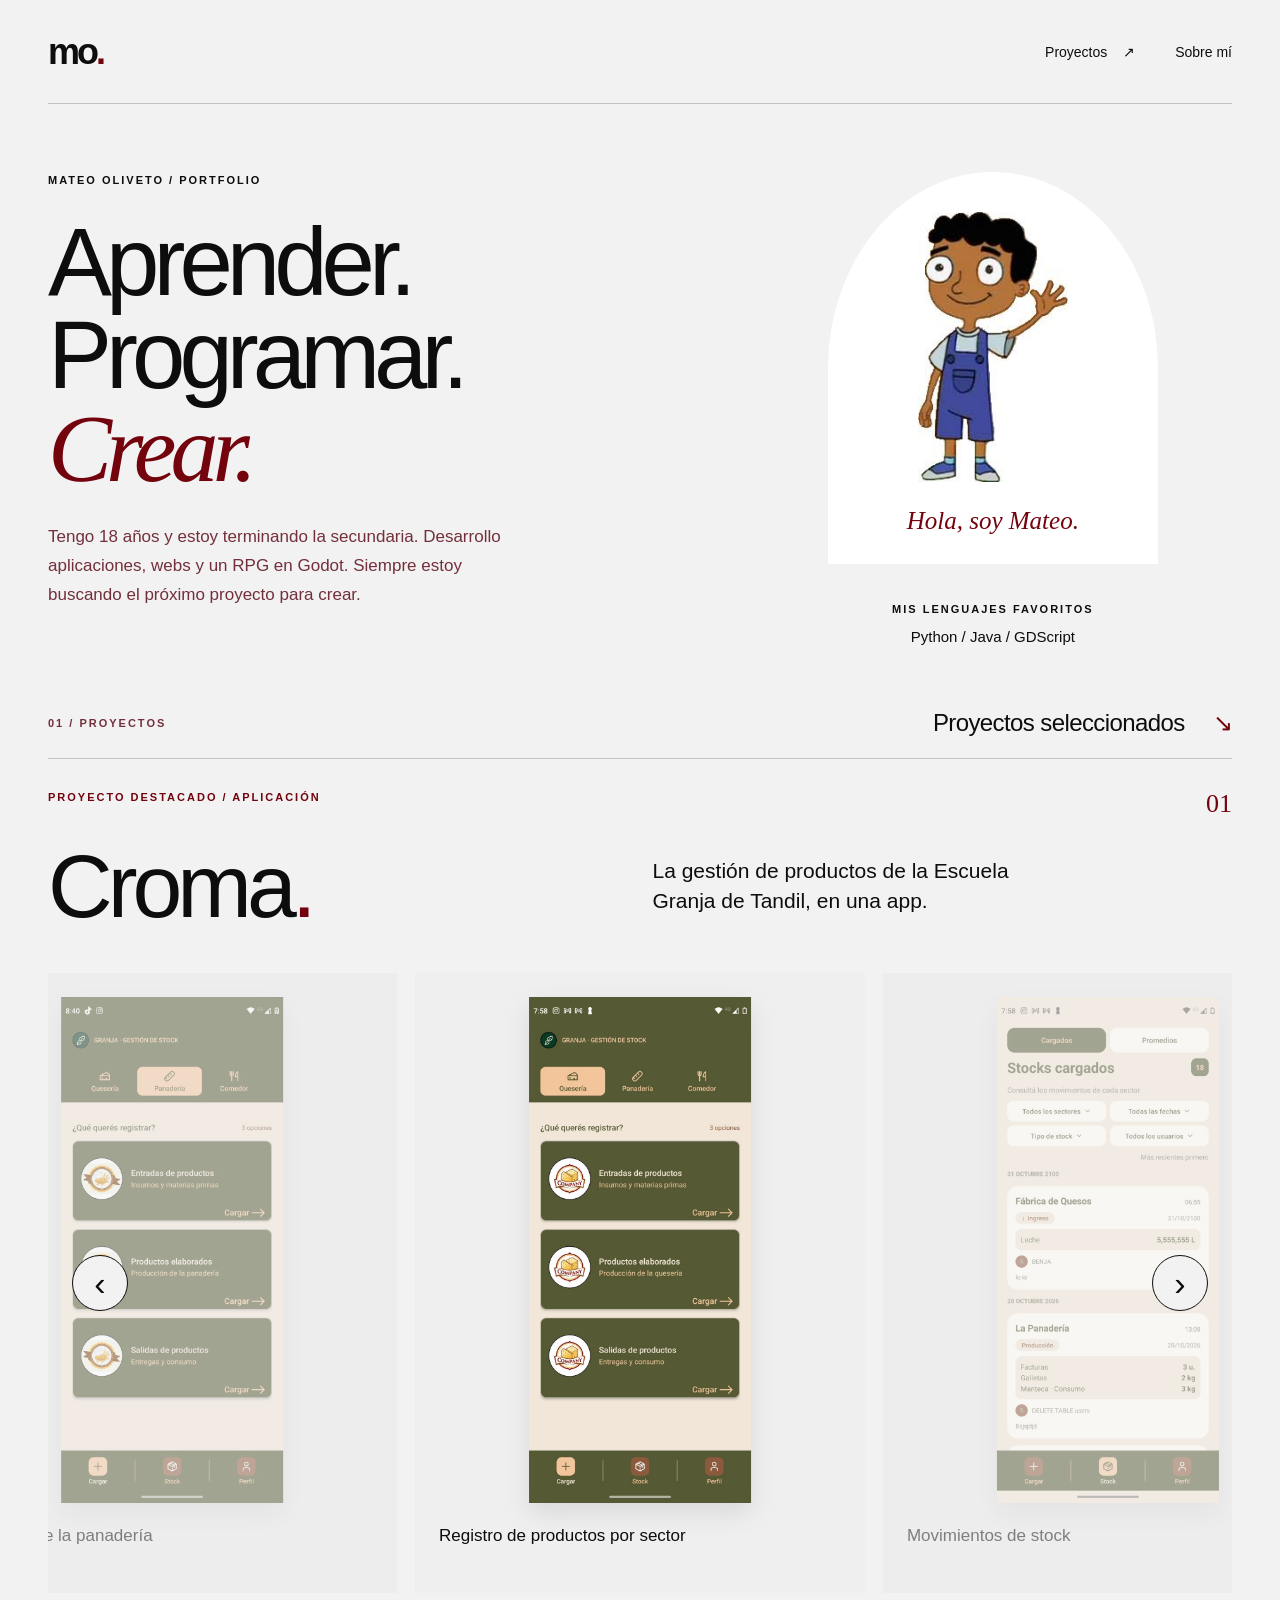
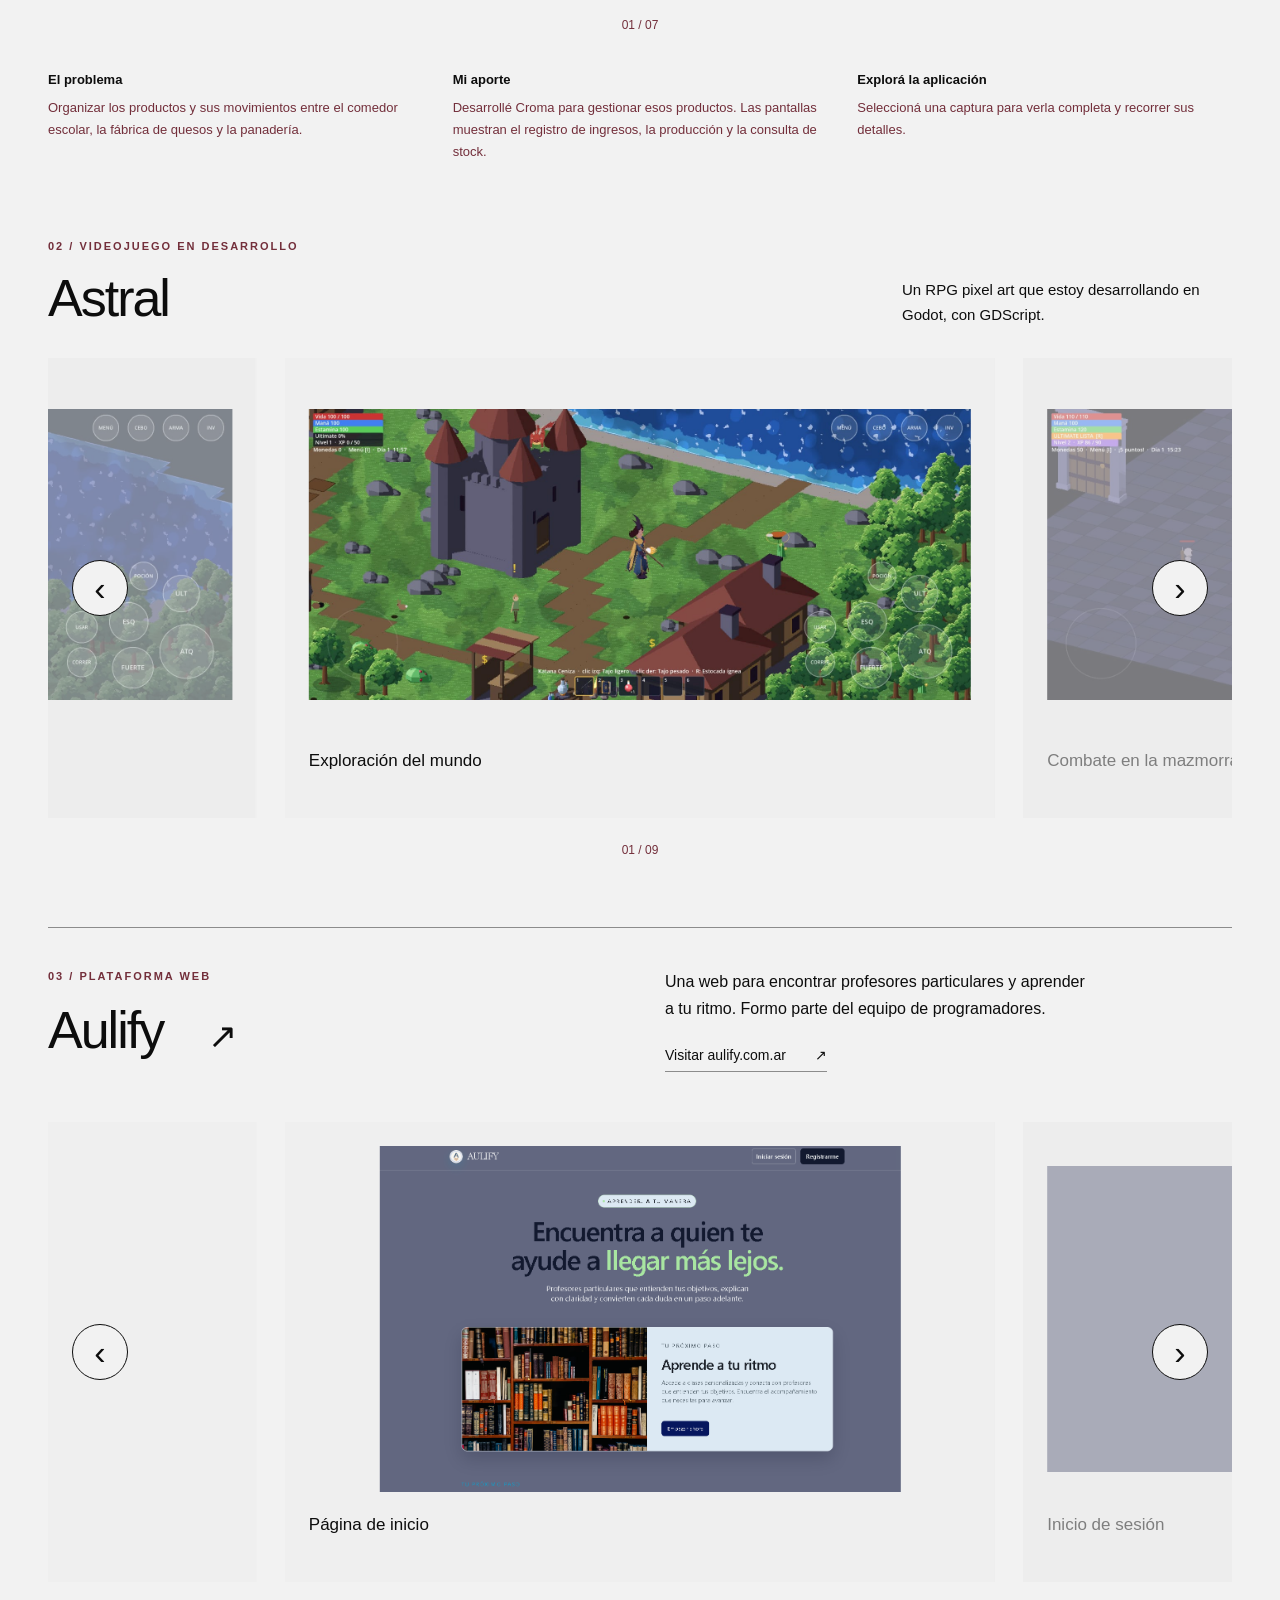
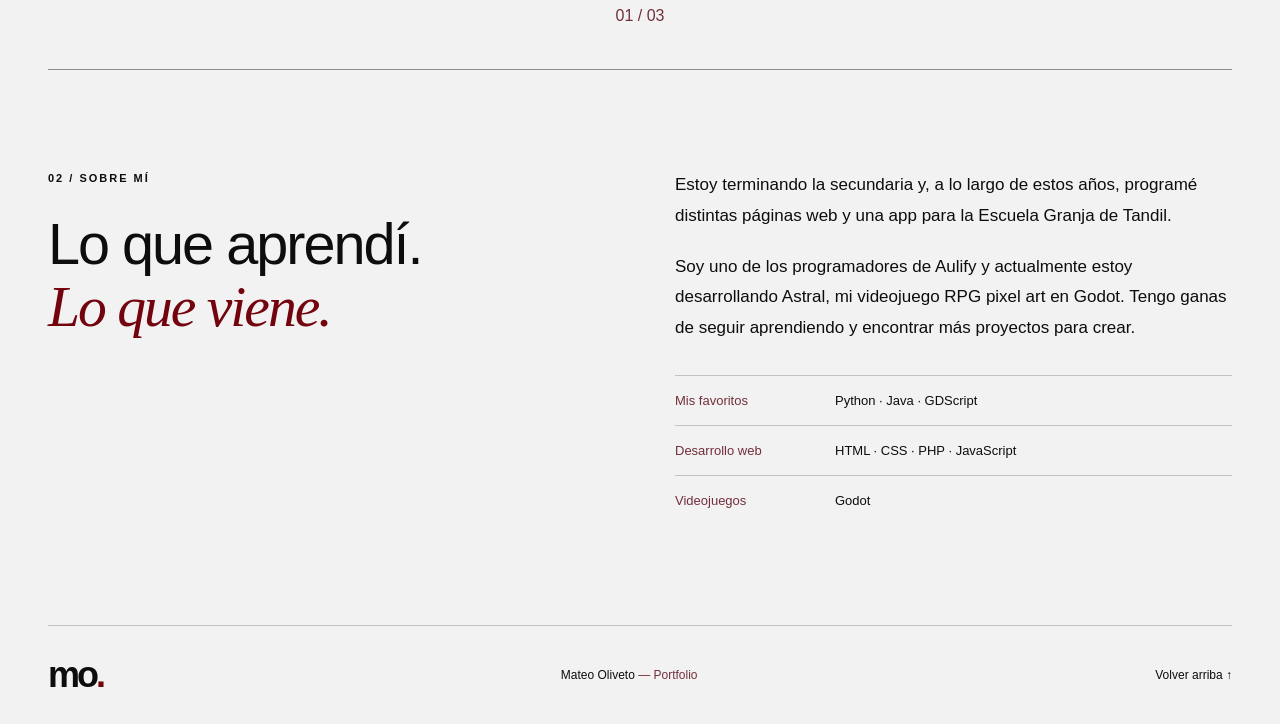
<file: sirioni pelado tp/index.html>
﻿<!doctype html>
<html lang="es">
<head>
<meta charset="UTF-8"><meta name="viewport" content="width=device-width, initial-scale=1">
<meta name="description" content="Portfolio de Mateo Oliveto. Desarrollo de aplicaciones, sitios web y Astral, un RPG en Godot.">
<title>Mateo Oliveto — Portfolio</title>
<link rel="stylesheet" href="styles.css"><script src="script.js" defer></script>
</head>
<body>
<a class="skip" href="#contenido">Saltar al contenido</a>
<header class="header wrap"><a class="brand" href="#inicio" aria-label="Mateo Oliveto, inicio">mo<span>.</span></a><nav aria-label="Navegación principal"><a href="#proyectos">Proyectos <span>↗</span></a><a href="#sobre-mi">Sobre mí</a></nav></header>
<main id="contenido">
<section class="hero wrap" id="inicio" aria-labelledby="titulo">
<div class="intro"><p class="eyebrow">Mateo Oliveto / Portfolio</p><h1 id="titulo">Aprender.<br>Programar.<br><em>Crear.</em></h1><p class="lead">Tengo 18 años y estoy terminando la secundaria. Desarrollo aplicaciones, webs y un RPG en Godot. Siempre estoy buscando el próximo proyecto para crear.</p></div>
<div class="hero-aside"><figure class="portrait"><img src="assets/avatar.jpg" alt="Mi avatar: un personaje ilustrado saludando" width="169" height="304"><figcaption>Hola, soy Mateo.</figcaption></figure><div class="favorites"><span class="eyebrow">Mis lenguajes favoritos</span><p>Python / Java / GDScript</p></div></div>

</section>
<section class="projects" id="proyectos" aria-labelledby="proyectos-titulo">
<div class="wrap">
<div class="section-heading"><p class="eyebrow">01 / Proyectos</p><h2 id="proyectos-titulo">Proyectos seleccionados<span aria-hidden="true">↘</span></h2></div>
<article class="featured" aria-labelledby="croma-title">
<div class="project-top"><span class="eyebrow">Proyecto destacado / Aplicación</span><span class="number">01</span></div>
<div class="featured-intro"><h3 id="croma-title">Croma<span>.</span></h3><p>La gestión de productos de la Escuela Granja de Tandil, en una app.</p></div>
<section class="carousel carousel--croma" aria-label="Capturas de Croma" aria-roledescription="carrusel"><div class="carousel-track" id="croma-track"><figure class="carousel-slide"><a class="zoom" href="assets/croma-3.jpg" data-caption="Croma — Registro de productos por sector"><img src="assets/croma-3.jpg" alt="Croma: Registro de productos por sector" loading="lazy"></a><figcaption>Registro de productos por sector</figcaption></figure><figure class="carousel-slide"><a class="zoom" href="assets/croma-2.jpg" data-caption="Croma — Movimientos de stock"><img src="assets/croma-2.jpg" alt="Croma: Movimientos de stock" loading="lazy"></a><figcaption>Movimientos de stock</figcaption></figure><figure class="carousel-slide"><a class="zoom" href="assets/croma-1.jpg" data-caption="Croma — Ingreso de materias primas"><img src="assets/croma-1.jpg" alt="Croma: Ingreso de materias primas" loading="lazy"></a><figcaption>Ingreso de materias primas</figcaption></figure><figure class="carousel-slide"><a class="zoom" href="assets/croma-4.jpg" data-caption="Croma — Promedios y actividad por sector"><img src="assets/croma-4.jpg" alt="Croma: Promedios y actividad por sector" loading="lazy"></a><figcaption>Promedios y actividad por sector</figcaption></figure><figure class="carousel-slide"><a class="zoom" href="assets/croma-5.jpg" data-caption="Croma — Elaboración y materias primas utilizadas"><img src="assets/croma-5.jpg" alt="Croma: Elaboración y materias primas utilizadas" loading="lazy"></a><figcaption>Elaboración y materias primas utilizadas</figcaption></figure><figure class="carousel-slide"><a class="zoom" href="assets/croma-6.jpg" data-caption="Croma — Perfil y estadísticas de uso"><img src="assets/croma-6.jpg" alt="Croma: Perfil y estadísticas de uso" loading="lazy"></a><figcaption>Perfil y estadísticas de uso</figcaption></figure><figure class="carousel-slide"><a class="zoom" href="assets/croma-7.jpg" data-caption="Croma — Gestión de la panadería"><img src="assets/croma-7.jpg" alt="Croma: Gestión de la panadería" loading="lazy"></a><figcaption>Gestión de la panadería</figcaption></figure></div><div class="carousel-controls" hidden><button type="button" data-step="-1" aria-label="Imagen anterior de Croma" aria-controls="croma-track">←</button><p class="carousel-status" aria-live="polite" aria-atomic="true"></p><button type="button" data-step="1" aria-label="Imagen siguiente de Croma" aria-controls="croma-track">→</button></div></section>
<div class="project-details"><div><h4>El problema</h4><p>Organizar los productos y sus movimientos entre el comedor escolar, la fábrica de quesos y la panadería.</p></div><div><h4>Mi aporte</h4><p>Desarrollé Croma para gestionar esos productos. Las pantallas muestran el registro de ingresos, la producción y la consulta de stock.</p></div><div><h4>Explorá la aplicación</h4><p>Seleccioná una captura para verla completa y recorrer sus detalles.</p></div></div>
</article>
<article class="astral" aria-labelledby="astral-title"><div class="work-heading"><div><p class="eyebrow">02 / Videojuego en desarrollo</p><h3 id="astral-title">Astral</h3></div><p>Un RPG pixel art que estoy desarrollando en Godot, con GDScript.</p></div><section class="carousel carousel--astral" aria-label="Capturas de Astral" aria-roledescription="carrusel"><div class="carousel-track" id="astral-track"><figure class="carousel-slide"><a class="zoom" href="assets/astral.jpg" data-caption="Astral — Exploración del mundo"><img src="assets/astral.jpg" alt="Astral: Exploración del mundo" loading="lazy"></a><figcaption>Exploración del mundo</figcaption></figure><figure class="carousel-slide"><a class="zoom" href="assets/astral-2.jpg" data-caption="Astral — Combate en la mazmorra"><img src="assets/astral-2.jpg" alt="Astral: Combate en la mazmorra" loading="lazy"></a><figcaption>Combate en la mazmorra</figcaption></figure><figure class="carousel-slide"><a class="zoom" href="assets/astral-3.jpg" data-caption="Astral — Magia y subida de nivel"><img src="assets/astral-3.jpg" alt="Astral: Magia y subida de nivel" loading="lazy"></a><figcaption>Magia y subida de nivel</figcaption></figure><figure class="carousel-slide"><a class="zoom" href="assets/astral-4.jpg" data-caption="Astral — Menú de crafteo"><img src="assets/astral-4.jpg" alt="Astral: Menú de crafteo" loading="lazy"></a><figcaption>Menú de crafteo</figcaption></figure><figure class="carousel-slide"><a class="zoom" href="assets/astral-5.jpg" data-caption="Astral — Encuentro con enemigos"><img src="assets/astral-5.jpg" alt="Astral: Encuentro con enemigos" loading="lazy"></a><figcaption>Encuentro con enemigos</figcaption></figure><figure class="carousel-slide"><a class="zoom" href="assets/astral-6.jpg" data-caption="Astral — Mesa de alquimia"><img src="assets/astral-6.jpg" alt="Astral: Mesa de alquimia" loading="lazy"></a><figcaption>Mesa de alquimia</figcaption></figure><figure class="carousel-slide"><a class="zoom" href="assets/astral-7.jpg" data-caption="Astral — Cocina en la fogata"><img src="assets/astral-7.jpg" alt="Astral: Cocina en la fogata" loading="lazy"></a><figcaption>Cocina en la fogata</figcaption></figure><figure class="carousel-slide"><a class="zoom" href="assets/astral-8.jpg" data-caption="Astral — Pesca junto al río"><img src="assets/astral-8.jpg" alt="Astral: Pesca junto al río" loading="lazy"></a><figcaption>Pesca junto al río</figcaption></figure><figure class="carousel-slide"><a class="zoom" href="assets/astral-9.jpg" data-caption="Astral — Minijuego de pesca"><img src="assets/astral-9.jpg" alt="Astral: Minijuego de pesca" loading="lazy"></a><figcaption>Minijuego de pesca</figcaption></figure></div><div class="carousel-controls" hidden><button type="button" data-step="-1" aria-label="Imagen anterior de Astral" aria-controls="astral-track">←</button><p class="carousel-status" aria-live="polite" aria-atomic="true"></p><button type="button" data-step="1" aria-label="Imagen siguiente de Astral" aria-controls="astral-track">→</button></div></section></article>
<article class="aulify" aria-labelledby="aulify-title"><div><p class="eyebrow">03 / Plataforma web</p><h3 id="aulify-title">Aulify<span>↗</span></h3></div><div><p>Una web para encontrar profesores particulares y aprender a tu ritmo. Formo parte del equipo de programadores.</p><a class="text-link" href="https://aulify.com.ar" target="_blank" rel="noopener noreferrer">Visitar aulify.com.ar <span aria-hidden="true">↗</span><span class="sr-only"> (abre en otra pestaña)</span></a></div><section class="carousel carousel--aulify" aria-label="Capturas de Aulify" aria-roledescription="carrusel">
<div class="carousel-track" id="aulify-track">
<figure class="carousel-slide"><a class="zoom" href="assets/aulify-2.png" data-caption="Aulify — Página de inicio"><img src="assets/aulify-2.png" alt="Aulify: página de inicio para encontrar profesores particulares" width="1313" height="872" loading="lazy"></a><figcaption>Página de inicio</figcaption></figure>
<figure class="carousel-slide"><a class="zoom" href="assets/aulify-1.png" data-caption="Aulify — Inicio de sesión"><img src="assets/aulify-1.png" alt="Aulify: formulario de inicio de sesión con email o usuario y contraseña" width="1886" height="870" loading="lazy"></a><figcaption>Inicio de sesión</figcaption></figure>
<figure class="carousel-slide"><a class="zoom" href="assets/aulify-3.png" data-caption="Aulify — Creación de cuenta"><img src="assets/aulify-3.png" alt="Aulify: formulario de registro y verificación de identidad" width="500" height="862" loading="lazy"></a><figcaption>Creación de cuenta</figcaption></figure>
</div>
<div class="carousel-controls" hidden><button type="button" data-step="-1" aria-label="Imagen anterior de Aulify" aria-controls="aulify-track">←</button><p class="carousel-status" aria-live="polite" aria-atomic="true"></p><button type="button" data-step="1" aria-label="Imagen siguiente de Aulify" aria-controls="aulify-track">→</button></div>
</section></article>
</div></section>
<section class="about wrap" id="sobre-mi" aria-labelledby="about-title"><div><p class="eyebrow">02 / Sobre mí</p><h2 id="about-title">Lo que aprendí.<br><em>Lo que viene.</em></h2></div><div class="about-copy"><p>Estoy terminando la secundaria y, a lo largo de estos años, programé distintas páginas web y una app para la Escuela Granja de Tandil.</p><p>Soy uno de los programadores de Aulify y actualmente estoy desarrollando Astral, mi videojuego RPG pixel art en Godot. Tengo ganas de seguir aprendiendo y encontrar más proyectos para crear.</p><dl class="tech"><div><dt>Mis favoritos</dt><dd>Python · Java · GDScript</dd></div><div><dt>Desarrollo web</dt><dd>HTML · CSS · PHP · JavaScript</dd></div><div><dt>Videojuegos</dt><dd>Godot</dd></div></dl></div></section>
</main>
<footer class="footer wrap"><a class="brand" href="#inicio">mo<span>.</span></a><p>Mateo Oliveto <span>— Portfolio</span></p><a href="#inicio">Volver arriba ↑</a></footer>
<dialog id="viewer" aria-labelledby="viewer-title"><div class="viewer-bar"><p id="viewer-title">Captura del proyecto</p><button type="button" id="close-viewer" autofocus>Cerrar <span aria-hidden="true">×</span></button></div><img id="viewer-image" alt=""></dialog>
</body></html>
</file>
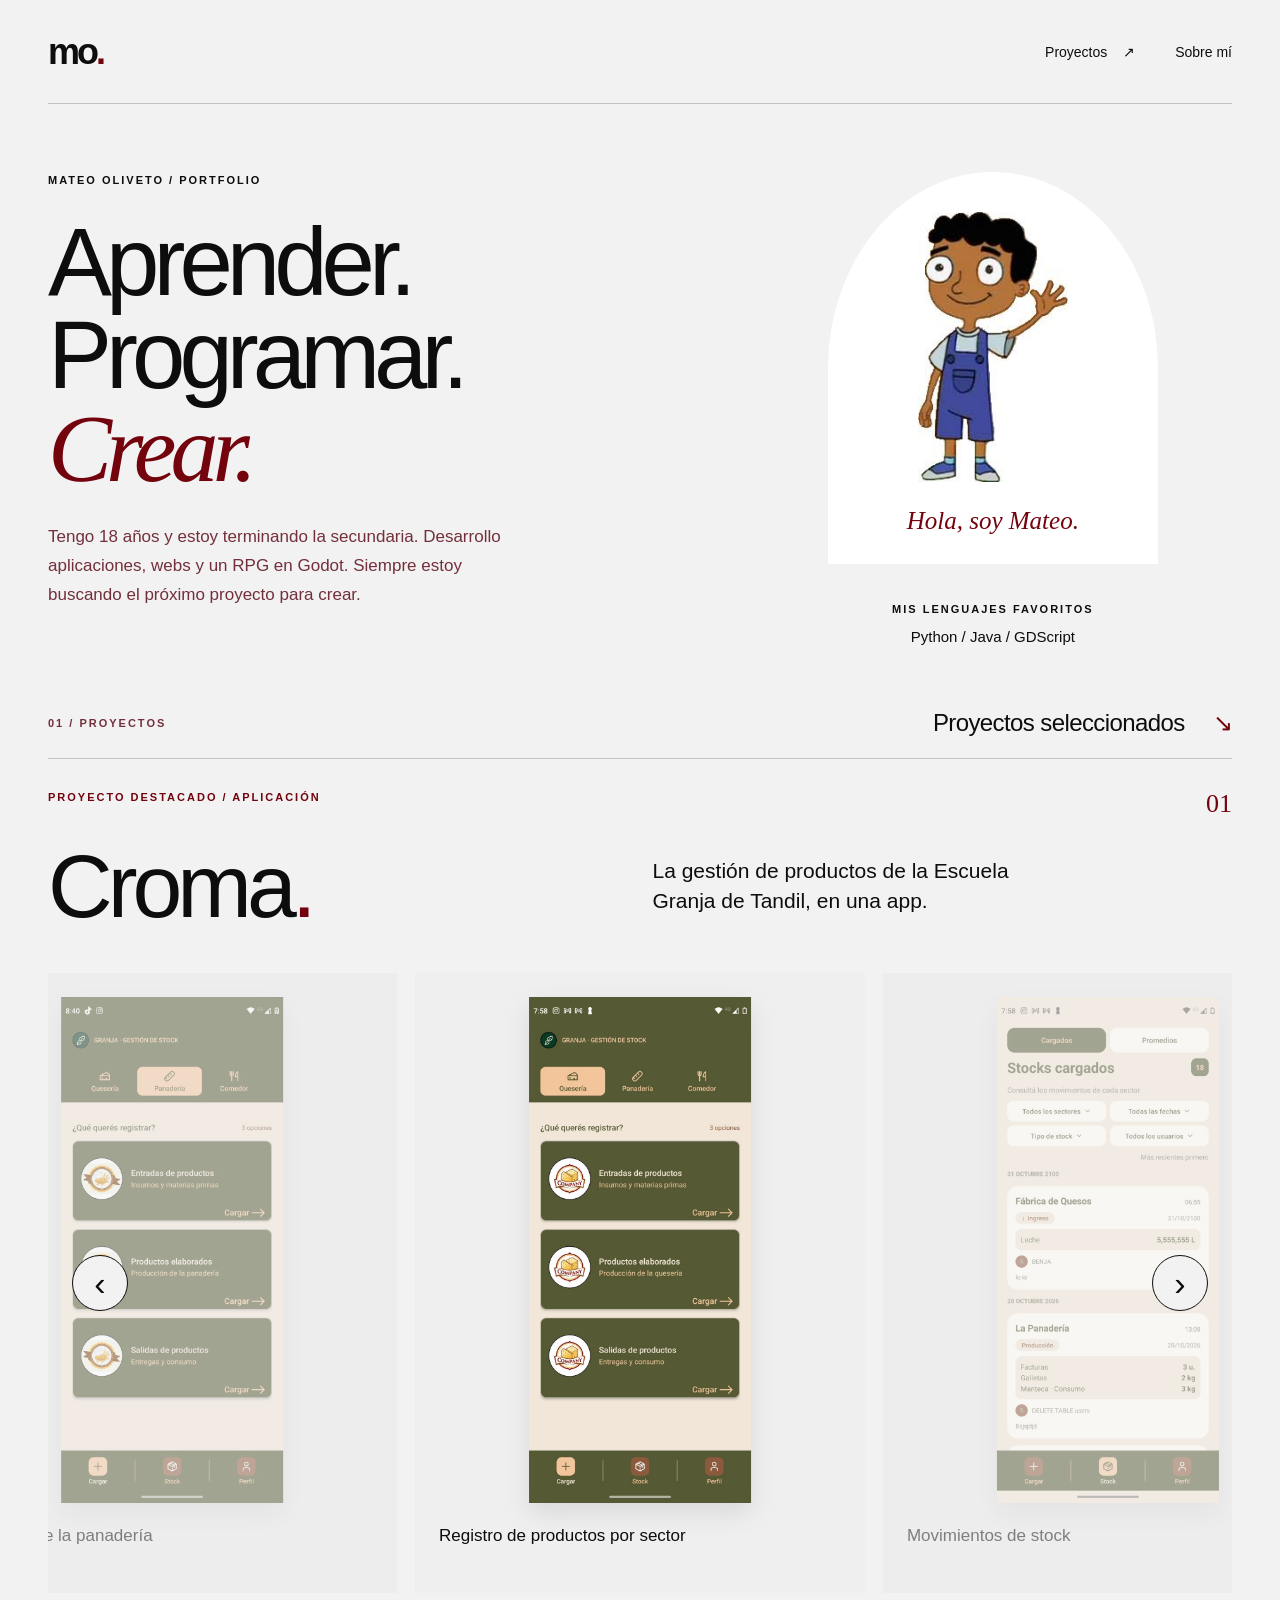
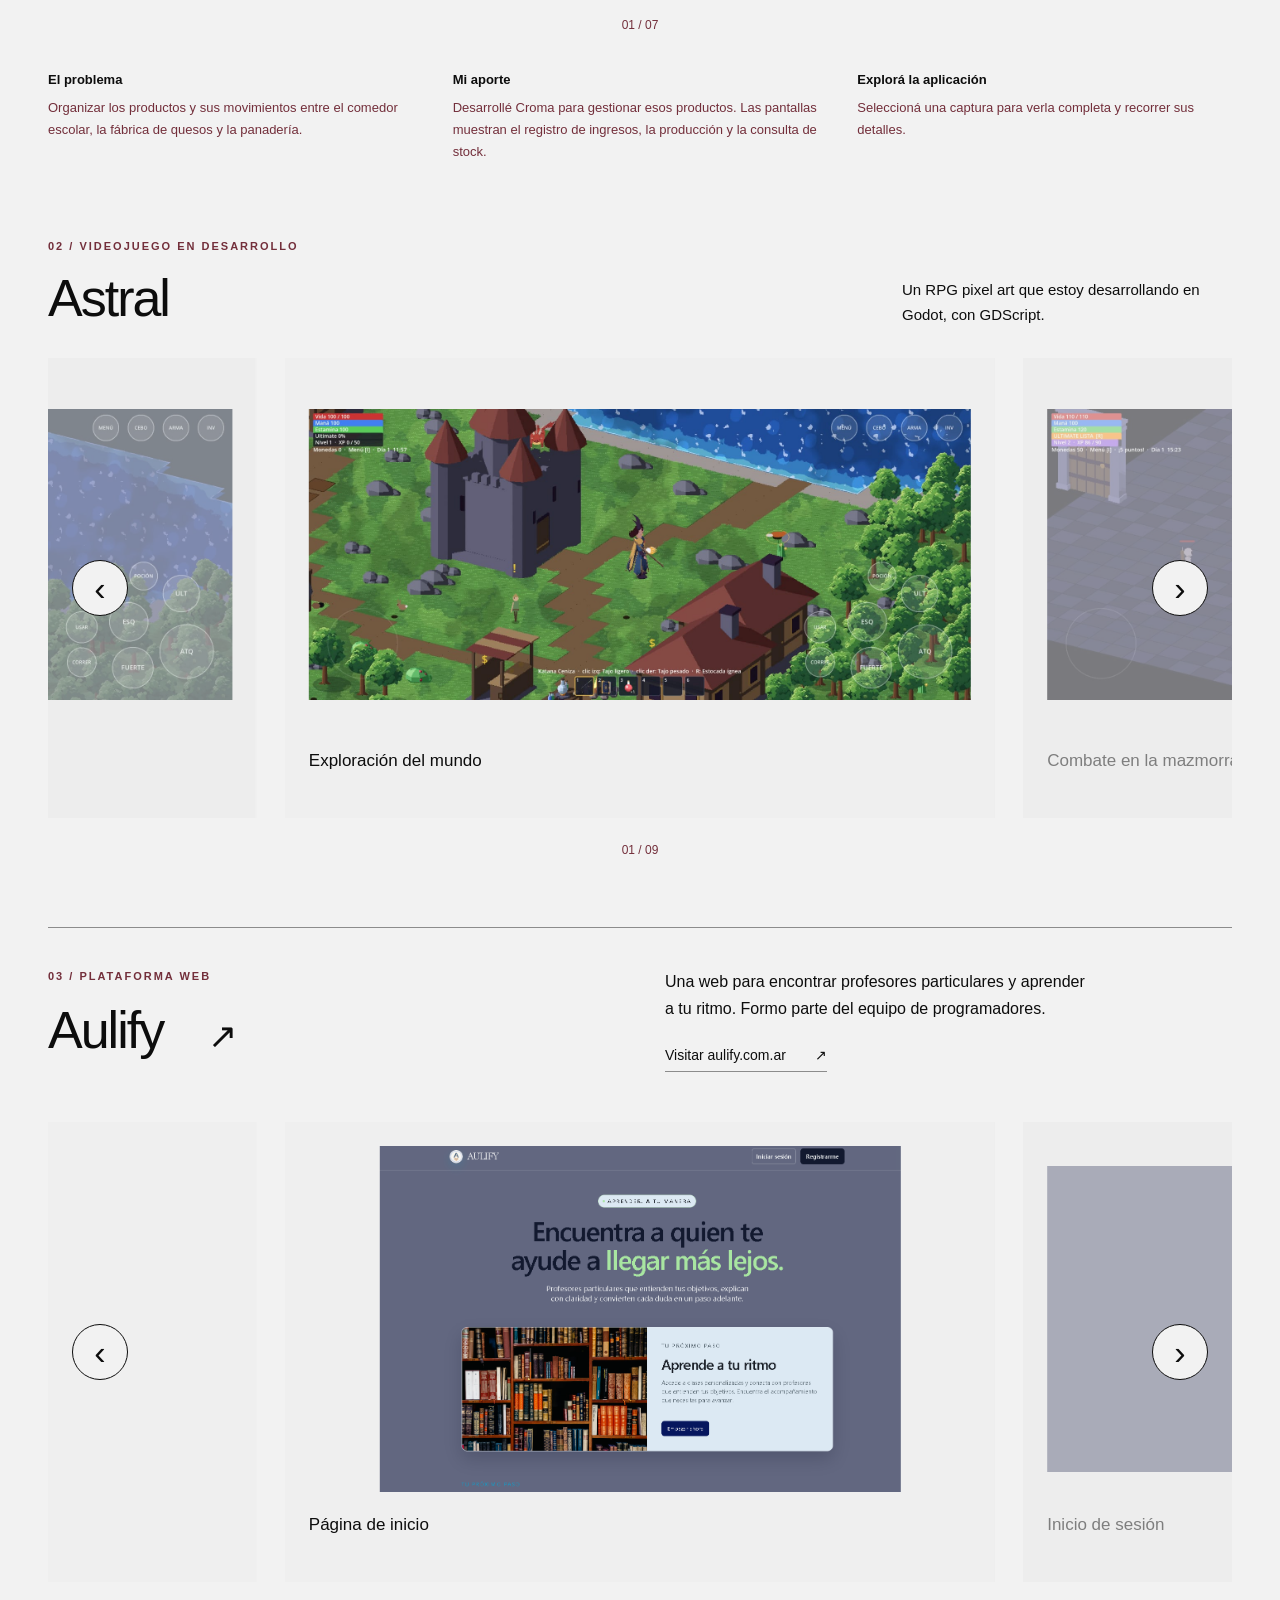
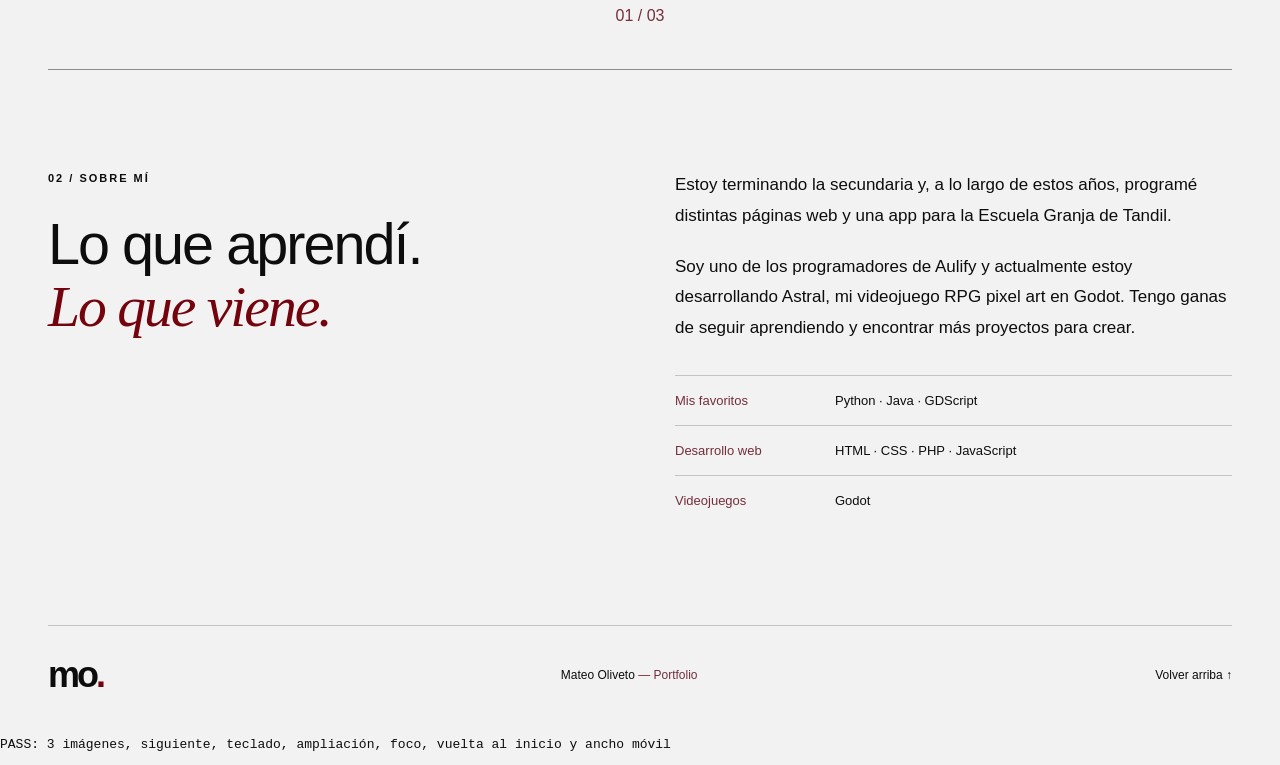
<file: sirioni pelado tp/aulify-check.html>
﻿<!doctype html>
<html lang="es">
<head>
<meta charset="UTF-8"><meta name="viewport" content="width=device-width, initial-scale=1">
<meta name="description" content="Portfolio de Mateo Oliveto. Desarrollo de aplicaciones, sitios web y Astral, un RPG en Godot.">
<title>Mateo Oliveto — Portfolio</title>
<link rel="stylesheet" href="styles.css"><script src="script.js" defer></script>
</head>
<body>
<a class="skip" href="#contenido">Saltar al contenido</a>
<header class="header wrap"><a class="brand" href="#inicio" aria-label="Mateo Oliveto, inicio">mo<span>.</span></a><nav aria-label="Navegación principal"><a href="#proyectos">Proyectos <span>↗</span></a><a href="#sobre-mi">Sobre mí</a></nav></header>
<main id="contenido">
<section class="hero wrap" id="inicio" aria-labelledby="titulo">
<div class="intro"><p class="eyebrow">Mateo Oliveto / Portfolio</p><h1 id="titulo">Aprender.<br>Programar.<br><em>Crear.</em></h1><p class="lead">Tengo 18 años y estoy terminando la secundaria. Desarrollo aplicaciones, webs y un RPG en Godot. Siempre estoy buscando el próximo proyecto para crear.</p></div>
<div class="hero-aside"><figure class="portrait"><img src="assets/avatar.jpg" alt="Mi avatar: un personaje ilustrado saludando" width="169" height="304"><figcaption>Hola, soy Mateo.</figcaption></figure><div class="favorites"><span class="eyebrow">Mis lenguajes favoritos</span><p>Python / Java / GDScript</p></div></div>

</section>
<section class="projects" id="proyectos" aria-labelledby="proyectos-titulo">
<div class="wrap">
<div class="section-heading"><p class="eyebrow">01 / Proyectos</p><h2 id="proyectos-titulo">Proyectos seleccionados<span aria-hidden="true">↘</span></h2></div>
<article class="featured" aria-labelledby="croma-title">
<div class="project-top"><span class="eyebrow">Proyecto destacado / Aplicación</span><span class="number">01</span></div>
<div class="featured-intro"><h3 id="croma-title">Croma<span>.</span></h3><p>La gestión de productos de la Escuela Granja de Tandil, en una app.</p></div>
<section class="carousel carousel--croma" aria-label="Capturas de Croma" aria-roledescription="carrusel"><div class="carousel-track" id="croma-track"><figure class="carousel-slide"><a class="zoom" href="assets/croma-3.jpg" data-caption="Croma — Registro de productos por sector"><img src="assets/croma-3.jpg" alt="Croma: Registro de productos por sector" loading="lazy"></a><figcaption>Registro de productos por sector</figcaption></figure><figure class="carousel-slide"><a class="zoom" href="assets/croma-2.jpg" data-caption="Croma — Movimientos de stock"><img src="assets/croma-2.jpg" alt="Croma: Movimientos de stock" loading="lazy"></a><figcaption>Movimientos de stock</figcaption></figure><figure class="carousel-slide"><a class="zoom" href="assets/croma-1.jpg" data-caption="Croma — Ingreso de materias primas"><img src="assets/croma-1.jpg" alt="Croma: Ingreso de materias primas" loading="lazy"></a><figcaption>Ingreso de materias primas</figcaption></figure><figure class="carousel-slide"><a class="zoom" href="assets/croma-4.jpg" data-caption="Croma — Promedios y actividad por sector"><img src="assets/croma-4.jpg" alt="Croma: Promedios y actividad por sector" loading="lazy"></a><figcaption>Promedios y actividad por sector</figcaption></figure><figure class="carousel-slide"><a class="zoom" href="assets/croma-5.jpg" data-caption="Croma — Elaboración y materias primas utilizadas"><img src="assets/croma-5.jpg" alt="Croma: Elaboración y materias primas utilizadas" loading="lazy"></a><figcaption>Elaboración y materias primas utilizadas</figcaption></figure><figure class="carousel-slide"><a class="zoom" href="assets/croma-6.jpg" data-caption="Croma — Perfil y estadísticas de uso"><img src="assets/croma-6.jpg" alt="Croma: Perfil y estadísticas de uso" loading="lazy"></a><figcaption>Perfil y estadísticas de uso</figcaption></figure><figure class="carousel-slide"><a class="zoom" href="assets/croma-7.jpg" data-caption="Croma — Gestión de la panadería"><img src="assets/croma-7.jpg" alt="Croma: Gestión de la panadería" loading="lazy"></a><figcaption>Gestión de la panadería</figcaption></figure></div><div class="carousel-controls" hidden><button type="button" data-step="-1" aria-label="Imagen anterior de Croma" aria-controls="croma-track">←</button><p class="carousel-status" aria-live="polite" aria-atomic="true"></p><button type="button" data-step="1" aria-label="Imagen siguiente de Croma" aria-controls="croma-track">→</button></div></section>
<div class="project-details"><div><h4>El problema</h4><p>Organizar los productos y sus movimientos entre el comedor escolar, la fábrica de quesos y la panadería.</p></div><div><h4>Mi aporte</h4><p>Desarrollé Croma para gestionar esos productos. Las pantallas muestran el registro de ingresos, la producción y la consulta de stock.</p></div><div><h4>Explorá la aplicación</h4><p>Seleccioná una captura para verla completa y recorrer sus detalles.</p></div></div>
</article>
<article class="astral" aria-labelledby="astral-title"><div class="work-heading"><div><p class="eyebrow">02 / Videojuego en desarrollo</p><h3 id="astral-title">Astral</h3></div><p>Un RPG pixel art que estoy desarrollando en Godot, con GDScript.</p></div><section class="carousel carousel--astral" aria-label="Capturas de Astral" aria-roledescription="carrusel"><div class="carousel-track" id="astral-track"><figure class="carousel-slide"><a class="zoom" href="assets/astral.jpg" data-caption="Astral — Exploración del mundo"><img src="assets/astral.jpg" alt="Astral: Exploración del mundo" loading="lazy"></a><figcaption>Exploración del mundo</figcaption></figure><figure class="carousel-slide"><a class="zoom" href="assets/astral-2.jpg" data-caption="Astral — Combate en la mazmorra"><img src="assets/astral-2.jpg" alt="Astral: Combate en la mazmorra" loading="lazy"></a><figcaption>Combate en la mazmorra</figcaption></figure><figure class="carousel-slide"><a class="zoom" href="assets/astral-3.jpg" data-caption="Astral — Magia y subida de nivel"><img src="assets/astral-3.jpg" alt="Astral: Magia y subida de nivel" loading="lazy"></a><figcaption>Magia y subida de nivel</figcaption></figure><figure class="carousel-slide"><a class="zoom" href="assets/astral-4.jpg" data-caption="Astral — Menú de crafteo"><img src="assets/astral-4.jpg" alt="Astral: Menú de crafteo" loading="lazy"></a><figcaption>Menú de crafteo</figcaption></figure><figure class="carousel-slide"><a class="zoom" href="assets/astral-5.jpg" data-caption="Astral — Encuentro con enemigos"><img src="assets/astral-5.jpg" alt="Astral: Encuentro con enemigos" loading="lazy"></a><figcaption>Encuentro con enemigos</figcaption></figure><figure class="carousel-slide"><a class="zoom" href="assets/astral-6.jpg" data-caption="Astral — Mesa de alquimia"><img src="assets/astral-6.jpg" alt="Astral: Mesa de alquimia" loading="lazy"></a><figcaption>Mesa de alquimia</figcaption></figure><figure class="carousel-slide"><a class="zoom" href="assets/astral-7.jpg" data-caption="Astral — Cocina en la fogata"><img src="assets/astral-7.jpg" alt="Astral: Cocina en la fogata" loading="lazy"></a><figcaption>Cocina en la fogata</figcaption></figure><figure class="carousel-slide"><a class="zoom" href="assets/astral-8.jpg" data-caption="Astral — Pesca junto al río"><img src="assets/astral-8.jpg" alt="Astral: Pesca junto al río" loading="lazy"></a><figcaption>Pesca junto al río</figcaption></figure><figure class="carousel-slide"><a class="zoom" href="assets/astral-9.jpg" data-caption="Astral — Minijuego de pesca"><img src="assets/astral-9.jpg" alt="Astral: Minijuego de pesca" loading="lazy"></a><figcaption>Minijuego de pesca</figcaption></figure></div><div class="carousel-controls" hidden><button type="button" data-step="-1" aria-label="Imagen anterior de Astral" aria-controls="astral-track">←</button><p class="carousel-status" aria-live="polite" aria-atomic="true"></p><button type="button" data-step="1" aria-label="Imagen siguiente de Astral" aria-controls="astral-track">→</button></div></section></article>
<article class="aulify" aria-labelledby="aulify-title"><div><p class="eyebrow">03 / Plataforma web</p><h3 id="aulify-title">Aulify<span>↗</span></h3></div><div><p>Una web para encontrar profesores particulares y aprender a tu ritmo. Formo parte del equipo de programadores.</p><a class="text-link" href="https://aulify.com.ar" target="_blank" rel="noopener noreferrer">Visitar aulify.com.ar <span aria-hidden="true">↗</span><span class="sr-only"> (abre en otra pestaña)</span></a></div><section class="carousel carousel--aulify" aria-label="Capturas de Aulify" aria-roledescription="carrusel">
<div class="carousel-track" id="aulify-track">
<figure class="carousel-slide"><a class="zoom" href="assets/aulify-2.png" data-caption="Aulify — Página de inicio"><img src="assets/aulify-2.png" alt="Aulify: página de inicio para encontrar profesores particulares" width="1313" height="872" loading="lazy"></a><figcaption>Página de inicio</figcaption></figure>
<figure class="carousel-slide"><a class="zoom" href="assets/aulify-1.png" data-caption="Aulify — Inicio de sesión"><img src="assets/aulify-1.png" alt="Aulify: formulario de inicio de sesión con email o usuario y contraseña" width="1886" height="870" loading="lazy"></a><figcaption>Inicio de sesión</figcaption></figure>
<figure class="carousel-slide"><a class="zoom" href="assets/aulify-3.png" data-caption="Aulify — Creación de cuenta"><img src="assets/aulify-3.png" alt="Aulify: formulario de registro y verificación de identidad" width="500" height="862" loading="lazy"></a><figcaption>Creación de cuenta</figcaption></figure>
</div>
<div class="carousel-controls" hidden><button type="button" data-step="-1" aria-label="Imagen anterior de Aulify" aria-controls="aulify-track">←</button><p class="carousel-status" aria-live="polite" aria-atomic="true"></p><button type="button" data-step="1" aria-label="Imagen siguiente de Aulify" aria-controls="aulify-track">→</button></div>
</section></article>
</div></section>
<section class="about wrap" id="sobre-mi" aria-labelledby="about-title"><div><p class="eyebrow">02 / Sobre mí</p><h2 id="about-title">Lo que aprendí.<br><em>Lo que viene.</em></h2></div><div class="about-copy"><p>Estoy terminando la secundaria y, a lo largo de estos años, programé distintas páginas web y una app para la Escuela Granja de Tandil.</p><p>Soy uno de los programadores de Aulify y actualmente estoy desarrollando Astral, mi videojuego RPG pixel art en Godot. Tengo ganas de seguir aprendiendo y encontrar más proyectos para crear.</p><dl class="tech"><div><dt>Mis favoritos</dt><dd>Python · Java · GDScript</dd></div><div><dt>Desarrollo web</dt><dd>HTML · CSS · PHP · JavaScript</dd></div><div><dt>Videojuegos</dt><dd>Godot</dd></div></dl></div></section>
</main>
<footer class="footer wrap"><a class="brand" href="#inicio">mo<span>.</span></a><p>Mateo Oliveto <span>— Portfolio</span></p><a href="#inicio">Volver arriba ↑</a></footer>
<dialog id="viewer" aria-labelledby="viewer-title"><div class="viewer-bar"><p id="viewer-title">Captura del proyecto</p><button type="button" id="close-viewer" autofocus>Cerrar <span aria-hidden="true">×</span></button></div><img id="viewer-image" alt=""></dialog>
<script>
window.addEventListener('load', async () => {
const g=document.querySelector('.carousel--aulify'), s=[...g.querySelectorAll('figure')], results=[];
await Promise.all(s.map(async slide=>{const img=slide.querySelector('img');img.loading='eager';try{await img.decode();results.push(img.naturalWidth>0)}catch{results.push(false)}}));
g.querySelector('[data-step="1"]').click();results.push(!s[1].hidden);
g.dispatchEvent(new KeyboardEvent('keydown',{key:'End',bubbles:true}));results.push(!s[2].hidden);
const a=s[2].querySelector('a');a.focus();a.click();results.push(document.querySelector('dialog').open);
document.querySelector('#close-viewer').click();results.push(document.activeElement===a);
g.querySelector('[data-step="1"]').click();results.push(!s[0].hidden);
results.push(document.documentElement.scrollWidth<=innerWidth);
const out=document.createElement('pre');out.id='verification';out.textContent=results.every(Boolean)?'PASS: 3 imágenes, siguiente, teclado, ampliación, foco, vuelta al inicio y ancho móvil':'FAIL '+results;document.body.append(out);
});
</script></body></html>
</file>
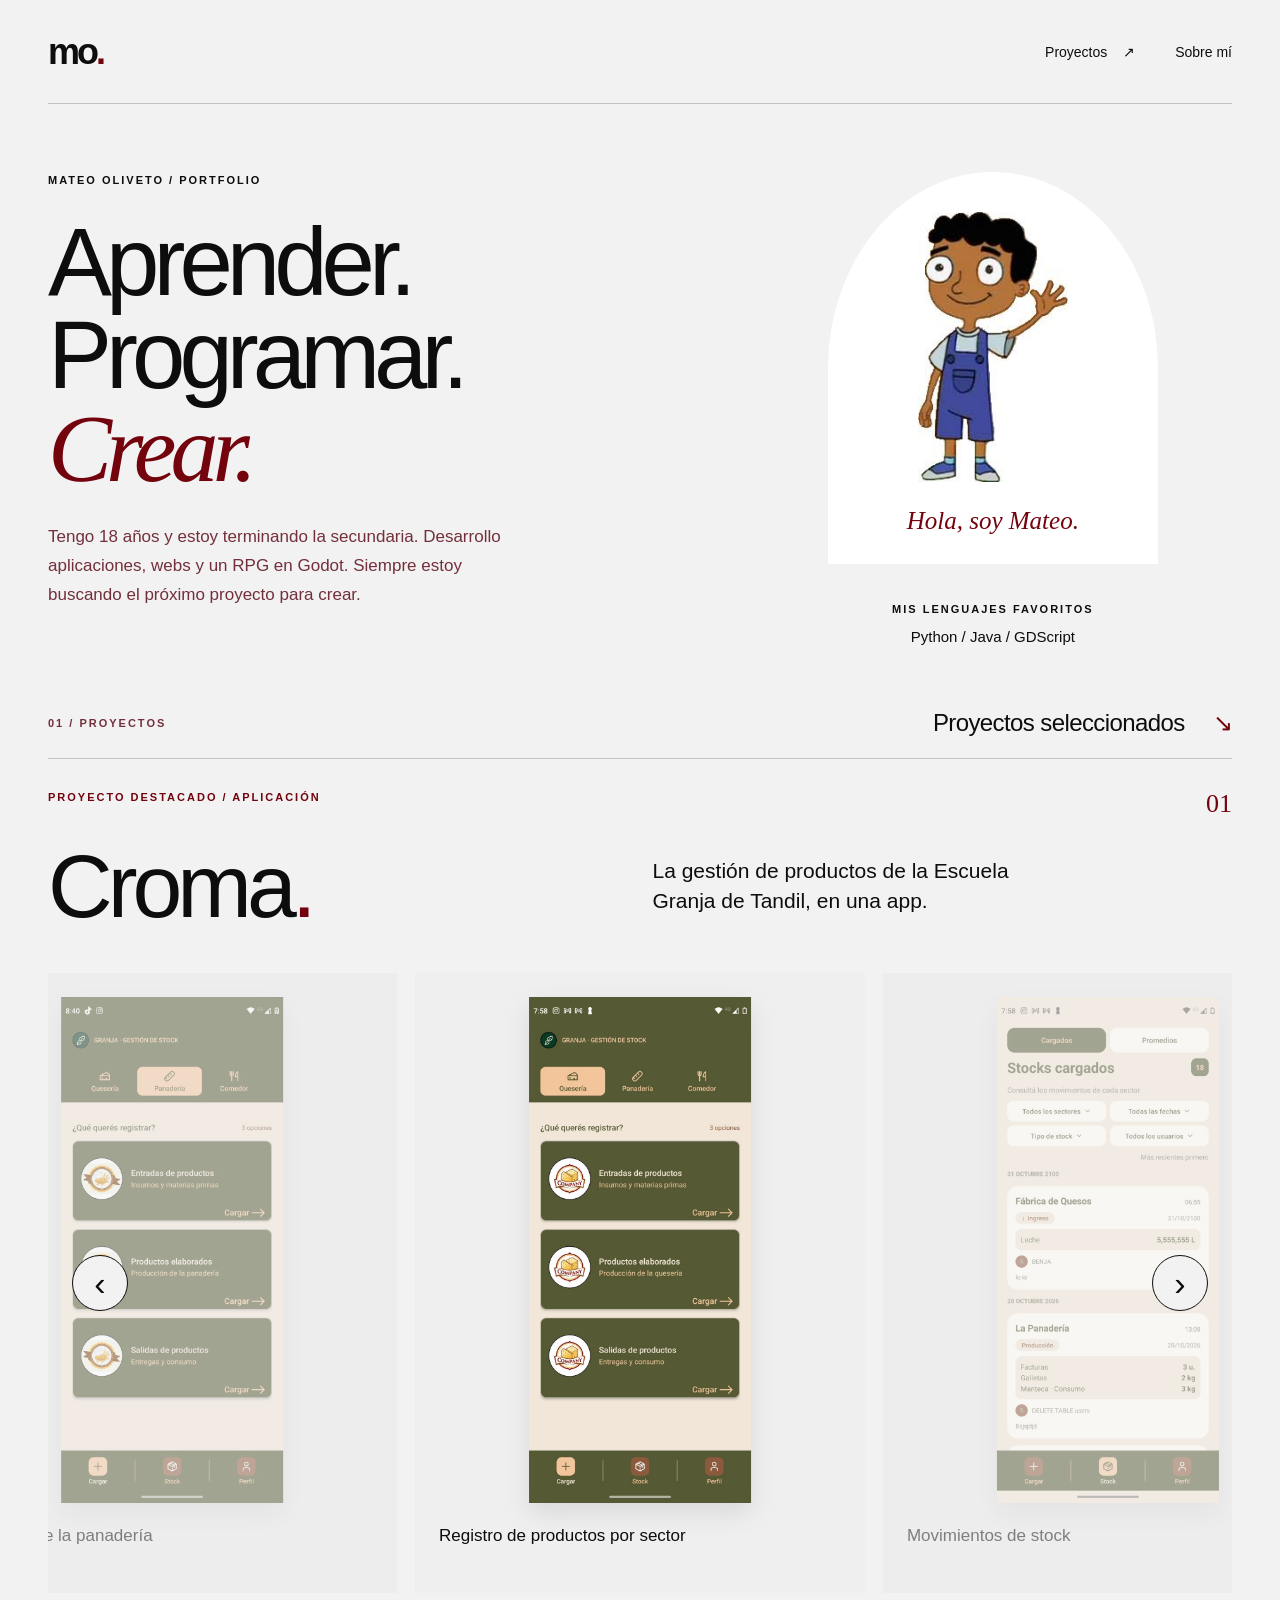
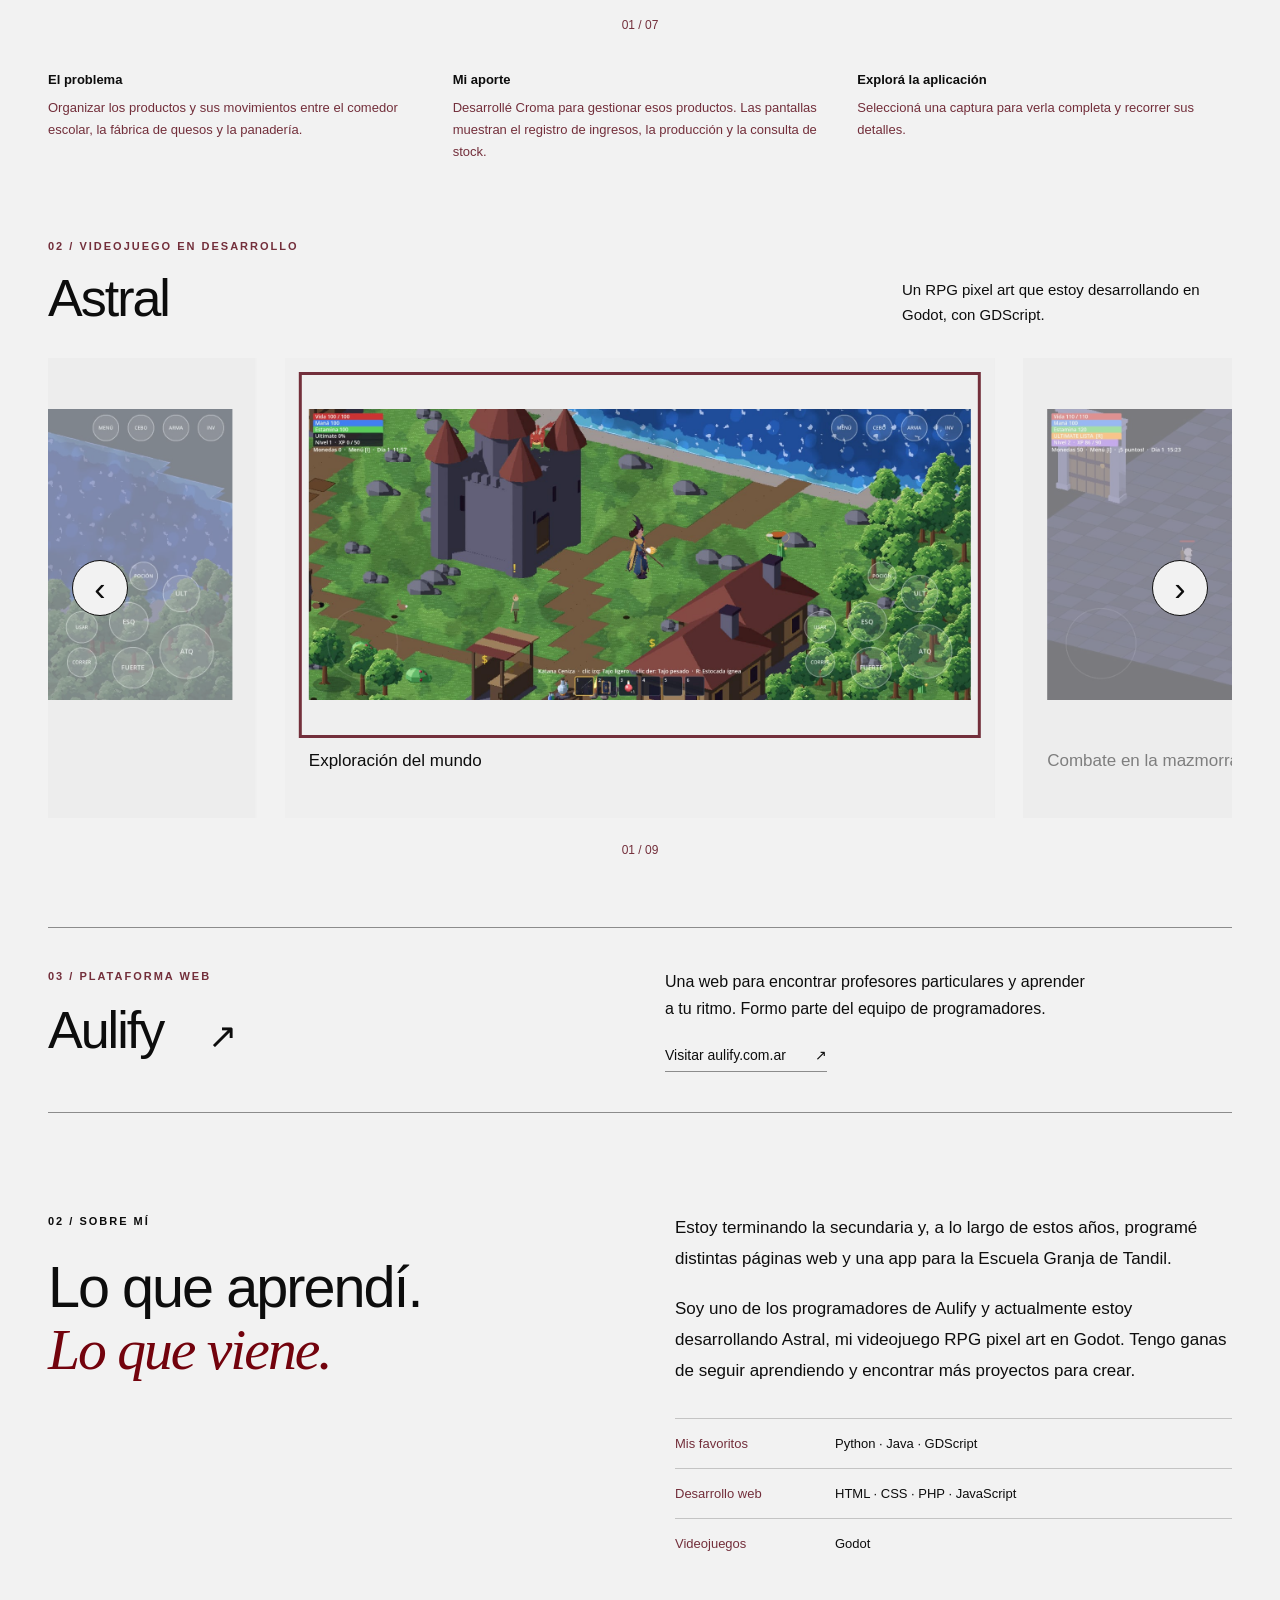
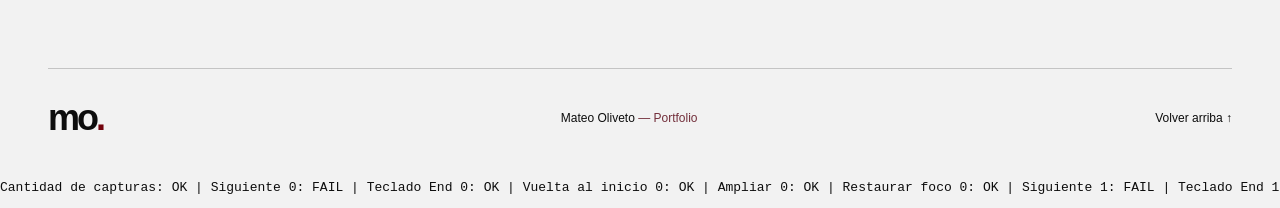
<file: sirioni pelado tp/carousel-check.html>
﻿<!doctype html>
<html lang="es">
<head>
<meta charset="UTF-8"><meta name="viewport" content="width=device-width, initial-scale=1">
<meta name="description" content="Portfolio de Mateo Oliveto. Desarrollo de aplicaciones, sitios web y Astral, un RPG en Godot.">
<title>Mateo Oliveto — Portfolio</title>
<link rel="stylesheet" href="styles.css"><script src="script.js" defer></script>
</head>
<body>
<a class="skip" href="#contenido">Saltar al contenido</a>
<header class="header wrap"><a class="brand" href="#inicio" aria-label="Mateo Oliveto, inicio">mo<span>.</span></a><nav aria-label="Navegación principal"><a href="#proyectos">Proyectos <span>↗</span></a><a href="#sobre-mi">Sobre mí</a></nav></header>
<main id="contenido">
<section class="hero wrap" id="inicio" aria-labelledby="titulo">
<div class="intro"><p class="eyebrow">Mateo Oliveto / Portfolio</p><h1 id="titulo">Aprender.<br>Programar.<br><em>Crear.</em></h1><p class="lead">Tengo 18 años y estoy terminando la secundaria. Desarrollo aplicaciones, webs y un RPG en Godot. Siempre estoy buscando el próximo proyecto para crear.</p></div>
<div class="hero-aside"><figure class="portrait"><img src="assets/avatar.jpg" alt="Mi avatar: un personaje ilustrado saludando" width="169" height="304"><figcaption>Hola, soy Mateo.</figcaption></figure><div class="favorites"><span class="eyebrow">Mis lenguajes favoritos</span><p>Python / Java / GDScript</p></div></div>

</section>
<section class="projects" id="proyectos" aria-labelledby="proyectos-titulo">
<div class="wrap">
<div class="section-heading"><p class="eyebrow">01 / Proyectos</p><h2 id="proyectos-titulo">Proyectos seleccionados<span aria-hidden="true">↘</span></h2></div>
<article class="featured" aria-labelledby="croma-title">
<div class="project-top"><span class="eyebrow">Proyecto destacado / Aplicación</span><span class="number">01</span></div>
<div class="featured-intro"><h3 id="croma-title">Croma<span>.</span></h3><p>La gestión de productos de la Escuela Granja de Tandil, en una app.</p></div>
<section class="carousel carousel--croma" aria-label="Capturas de Croma" aria-roledescription="carrusel"><div class="carousel-track" id="croma-track"><figure class="carousel-slide"><a class="zoom" href="assets/croma-3.jpg" data-caption="Croma — Registro de productos por sector"><img src="assets/croma-3.jpg" alt="Croma: Registro de productos por sector" loading="lazy"></a><figcaption>Registro de productos por sector</figcaption></figure><figure class="carousel-slide"><a class="zoom" href="assets/croma-2.jpg" data-caption="Croma — Movimientos de stock"><img src="assets/croma-2.jpg" alt="Croma: Movimientos de stock" loading="lazy"></a><figcaption>Movimientos de stock</figcaption></figure><figure class="carousel-slide"><a class="zoom" href="assets/croma-1.jpg" data-caption="Croma — Ingreso de materias primas"><img src="assets/croma-1.jpg" alt="Croma: Ingreso de materias primas" loading="lazy"></a><figcaption>Ingreso de materias primas</figcaption></figure><figure class="carousel-slide"><a class="zoom" href="assets/croma-4.jpg" data-caption="Croma — Promedios y actividad por sector"><img src="assets/croma-4.jpg" alt="Croma: Promedios y actividad por sector" loading="lazy"></a><figcaption>Promedios y actividad por sector</figcaption></figure><figure class="carousel-slide"><a class="zoom" href="assets/croma-5.jpg" data-caption="Croma — Elaboración y materias primas utilizadas"><img src="assets/croma-5.jpg" alt="Croma: Elaboración y materias primas utilizadas" loading="lazy"></a><figcaption>Elaboración y materias primas utilizadas</figcaption></figure><figure class="carousel-slide"><a class="zoom" href="assets/croma-6.jpg" data-caption="Croma — Perfil y estadísticas de uso"><img src="assets/croma-6.jpg" alt="Croma: Perfil y estadísticas de uso" loading="lazy"></a><figcaption>Perfil y estadísticas de uso</figcaption></figure><figure class="carousel-slide"><a class="zoom" href="assets/croma-7.jpg" data-caption="Croma — Gestión de la panadería"><img src="assets/croma-7.jpg" alt="Croma: Gestión de la panadería" loading="lazy"></a><figcaption>Gestión de la panadería</figcaption></figure></div><div class="carousel-controls" hidden><button type="button" data-step="-1" aria-label="Imagen anterior de Croma" aria-controls="croma-track">←</button><p class="carousel-status" aria-live="polite" aria-atomic="true"></p><button type="button" data-step="1" aria-label="Imagen siguiente de Croma" aria-controls="croma-track">→</button></div></section>
<div class="project-details"><div><h4>El problema</h4><p>Organizar los productos y sus movimientos entre el comedor escolar, la fábrica de quesos y la panadería.</p></div><div><h4>Mi aporte</h4><p>Desarrollé Croma para gestionar esos productos. Las pantallas muestran el registro de ingresos, la producción y la consulta de stock.</p></div><div><h4>Explorá la aplicación</h4><p>Seleccioná una captura para verla completa y recorrer sus detalles.</p></div></div>
</article>
<article class="astral" aria-labelledby="astral-title"><div class="work-heading"><div><p class="eyebrow">02 / Videojuego en desarrollo</p><h3 id="astral-title">Astral</h3></div><p>Un RPG pixel art que estoy desarrollando en Godot, con GDScript.</p></div><section class="carousel carousel--astral" aria-label="Capturas de Astral" aria-roledescription="carrusel"><div class="carousel-track" id="astral-track"><figure class="carousel-slide"><a class="zoom" href="assets/astral.jpg" data-caption="Astral — Exploración del mundo"><img src="assets/astral.jpg" alt="Astral: Exploración del mundo" loading="lazy"></a><figcaption>Exploración del mundo</figcaption></figure><figure class="carousel-slide"><a class="zoom" href="assets/astral-2.jpg" data-caption="Astral — Combate en la mazmorra"><img src="assets/astral-2.jpg" alt="Astral: Combate en la mazmorra" loading="lazy"></a><figcaption>Combate en la mazmorra</figcaption></figure><figure class="carousel-slide"><a class="zoom" href="assets/astral-3.jpg" data-caption="Astral — Magia y subida de nivel"><img src="assets/astral-3.jpg" alt="Astral: Magia y subida de nivel" loading="lazy"></a><figcaption>Magia y subida de nivel</figcaption></figure><figure class="carousel-slide"><a class="zoom" href="assets/astral-4.jpg" data-caption="Astral — Menú de crafteo"><img src="assets/astral-4.jpg" alt="Astral: Menú de crafteo" loading="lazy"></a><figcaption>Menú de crafteo</figcaption></figure><figure class="carousel-slide"><a class="zoom" href="assets/astral-5.jpg" data-caption="Astral — Encuentro con enemigos"><img src="assets/astral-5.jpg" alt="Astral: Encuentro con enemigos" loading="lazy"></a><figcaption>Encuentro con enemigos</figcaption></figure><figure class="carousel-slide"><a class="zoom" href="assets/astral-6.jpg" data-caption="Astral — Mesa de alquimia"><img src="assets/astral-6.jpg" alt="Astral: Mesa de alquimia" loading="lazy"></a><figcaption>Mesa de alquimia</figcaption></figure><figure class="carousel-slide"><a class="zoom" href="assets/astral-7.jpg" data-caption="Astral — Cocina en la fogata"><img src="assets/astral-7.jpg" alt="Astral: Cocina en la fogata" loading="lazy"></a><figcaption>Cocina en la fogata</figcaption></figure><figure class="carousel-slide"><a class="zoom" href="assets/astral-8.jpg" data-caption="Astral — Pesca junto al río"><img src="assets/astral-8.jpg" alt="Astral: Pesca junto al río" loading="lazy"></a><figcaption>Pesca junto al río</figcaption></figure><figure class="carousel-slide"><a class="zoom" href="assets/astral-9.jpg" data-caption="Astral — Minijuego de pesca"><img src="assets/astral-9.jpg" alt="Astral: Minijuego de pesca" loading="lazy"></a><figcaption>Minijuego de pesca</figcaption></figure></div><div class="carousel-controls" hidden><button type="button" data-step="-1" aria-label="Imagen anterior de Astral" aria-controls="astral-track">←</button><p class="carousel-status" aria-live="polite" aria-atomic="true"></p><button type="button" data-step="1" aria-label="Imagen siguiente de Astral" aria-controls="astral-track">→</button></div></section></article>
<article class="aulify" aria-labelledby="aulify-title"><div><p class="eyebrow">03 / Plataforma web</p><h3 id="aulify-title">Aulify<span>↗</span></h3></div><div><p>Una web para encontrar profesores particulares y aprender a tu ritmo. Formo parte del equipo de programadores.</p><a class="text-link" href="https://aulify.com.ar" target="_blank" rel="noopener noreferrer">Visitar aulify.com.ar <span aria-hidden="true">↗</span><span class="sr-only"> (abre en otra pestaña)</span></a></div></article>
</div></section>
<section class="about wrap" id="sobre-mi" aria-labelledby="about-title"><div><p class="eyebrow">02 / Sobre mí</p><h2 id="about-title">Lo que aprendí.<br><em>Lo que viene.</em></h2></div><div class="about-copy"><p>Estoy terminando la secundaria y, a lo largo de estos años, programé distintas páginas web y una app para la Escuela Granja de Tandil.</p><p>Soy uno de los programadores de Aulify y actualmente estoy desarrollando Astral, mi videojuego RPG pixel art en Godot. Tengo ganas de seguir aprendiendo y encontrar más proyectos para crear.</p><dl class="tech"><div><dt>Mis favoritos</dt><dd>Python · Java · GDScript</dd></div><div><dt>Desarrollo web</dt><dd>HTML · CSS · PHP · JavaScript</dd></div><div><dt>Videojuegos</dt><dd>Godot</dd></div></dl></div></section>
</main>
<footer class="footer wrap"><a class="brand" href="#inicio">mo<span>.</span></a><p>Mateo Oliveto <span>— Portfolio</span></p><a href="#inicio">Volver arriba ↑</a></footer>
<dialog id="viewer" aria-labelledby="viewer-title"><div class="viewer-bar"><p id="viewer-title">Captura del proyecto</p><button type="button" id="close-viewer" autofocus>Cerrar <span aria-hidden="true">×</span></button></div><img id="viewer-image" alt=""></dialog>
<script>
window.addEventListener('load', () => {
const checks=[];
const assert=(name,value)=>checks.push(name+': '+(value?'OK':'FAIL'));
const galleries=[...document.querySelectorAll('.carousel')];
assert('Cantidad de capturas',galleries[0].querySelectorAll('figure').length===7&&galleries[1].querySelectorAll('figure').length===9);
galleries.forEach((g,i)=>{
const slides=[...g.querySelectorAll('figure')];
g.querySelector('[data-step="1"]').click();
assert('Siguiente '+i,!slides[1].hidden&&slides.filter(s=>!s.hidden).length===1);
g.querySelector('[data-step="-1"]').dispatchEvent(new KeyboardEvent('keydown',{key:'End',bubbles:true}));
assert('Teclado End '+i,!slides.at(-1).hidden);
g.querySelector('[data-step="1"]').click();
assert('Vuelta al inicio '+i,!slides[0].hidden);
const a=slides[0].querySelector('a');a.focus();a.click();
assert('Ampliar '+i,document.querySelector('dialog').open);
document.querySelector('#close-viewer').click();
assert('Restaurar foco '+i,document.activeElement===a);
});
assert('Independencia',!galleries[0].querySelector('figure').hidden);
assert('Sin desborde horizontal',document.documentElement.scrollWidth<=innerWidth);
const result=document.createElement('pre');result.id='test-results';result.textContent=checks.join(' | ');document.body.append(result);
});
</script></body></html>
</file>
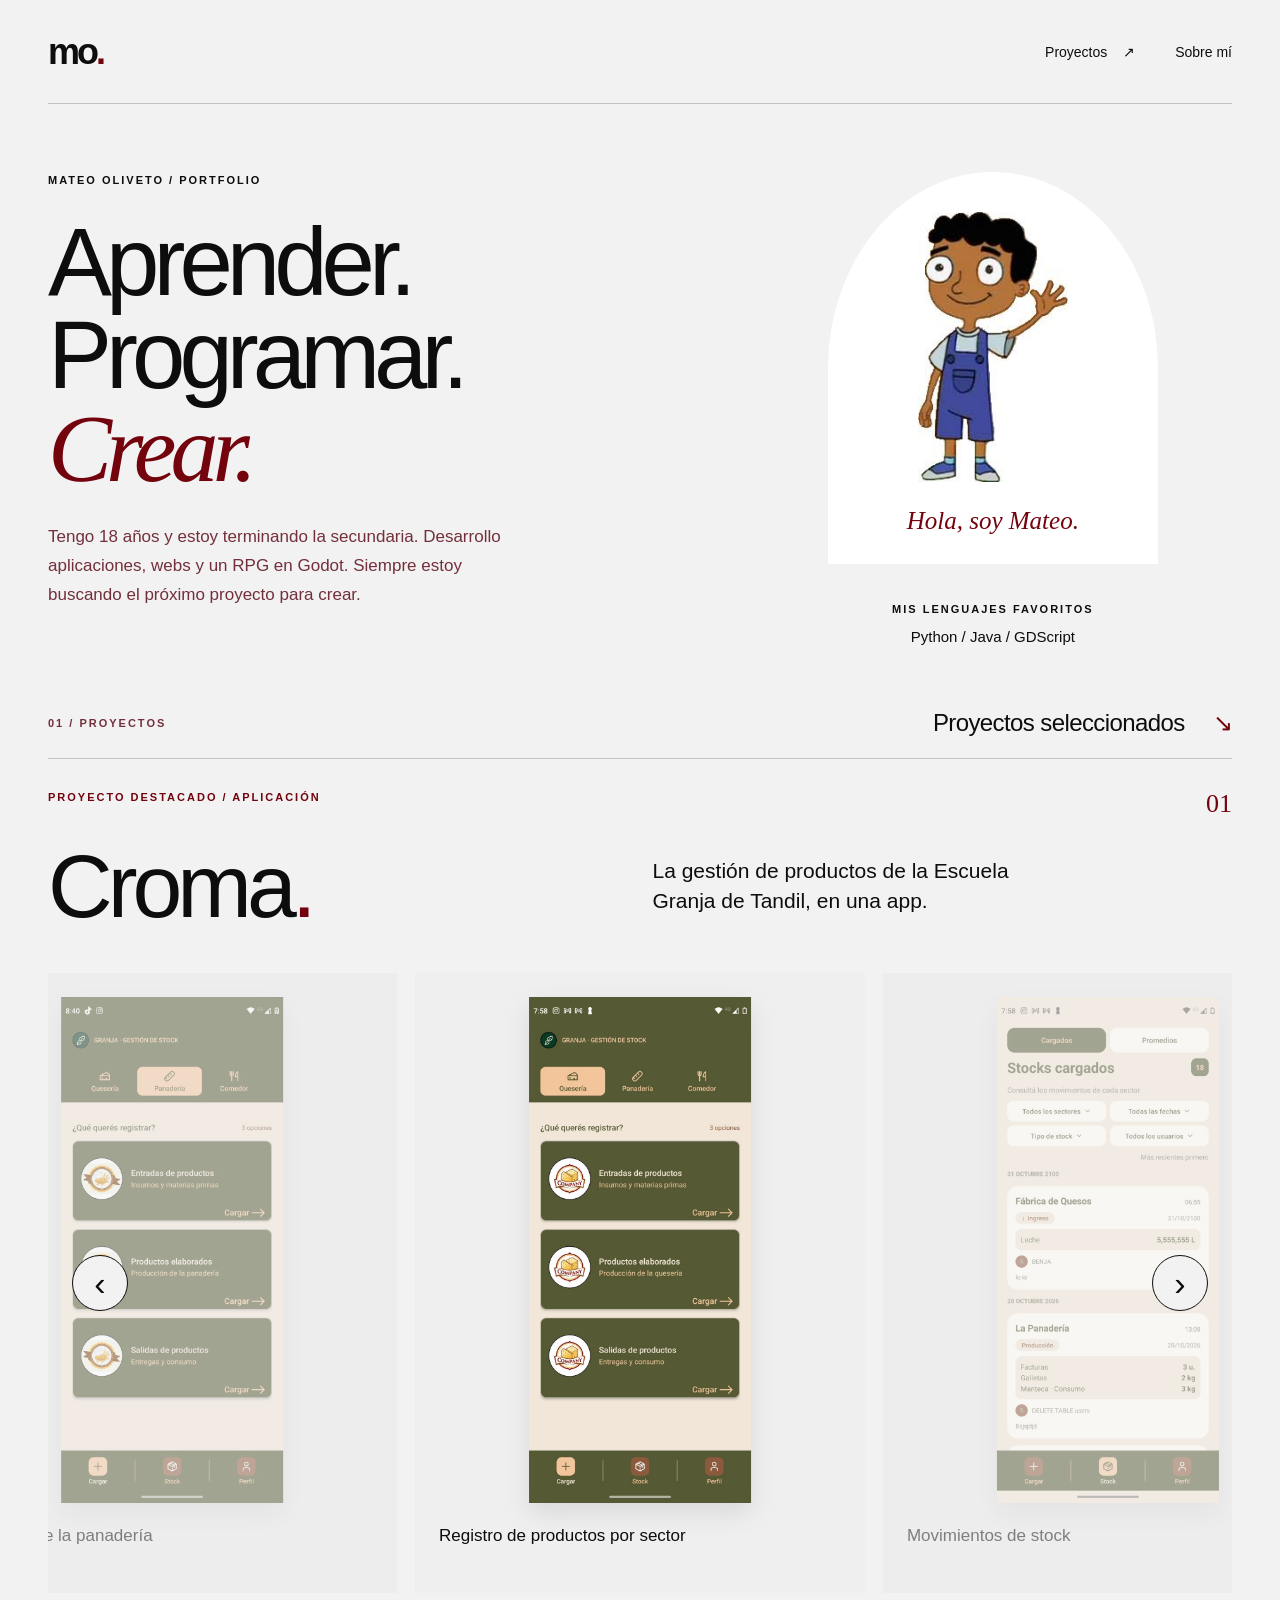
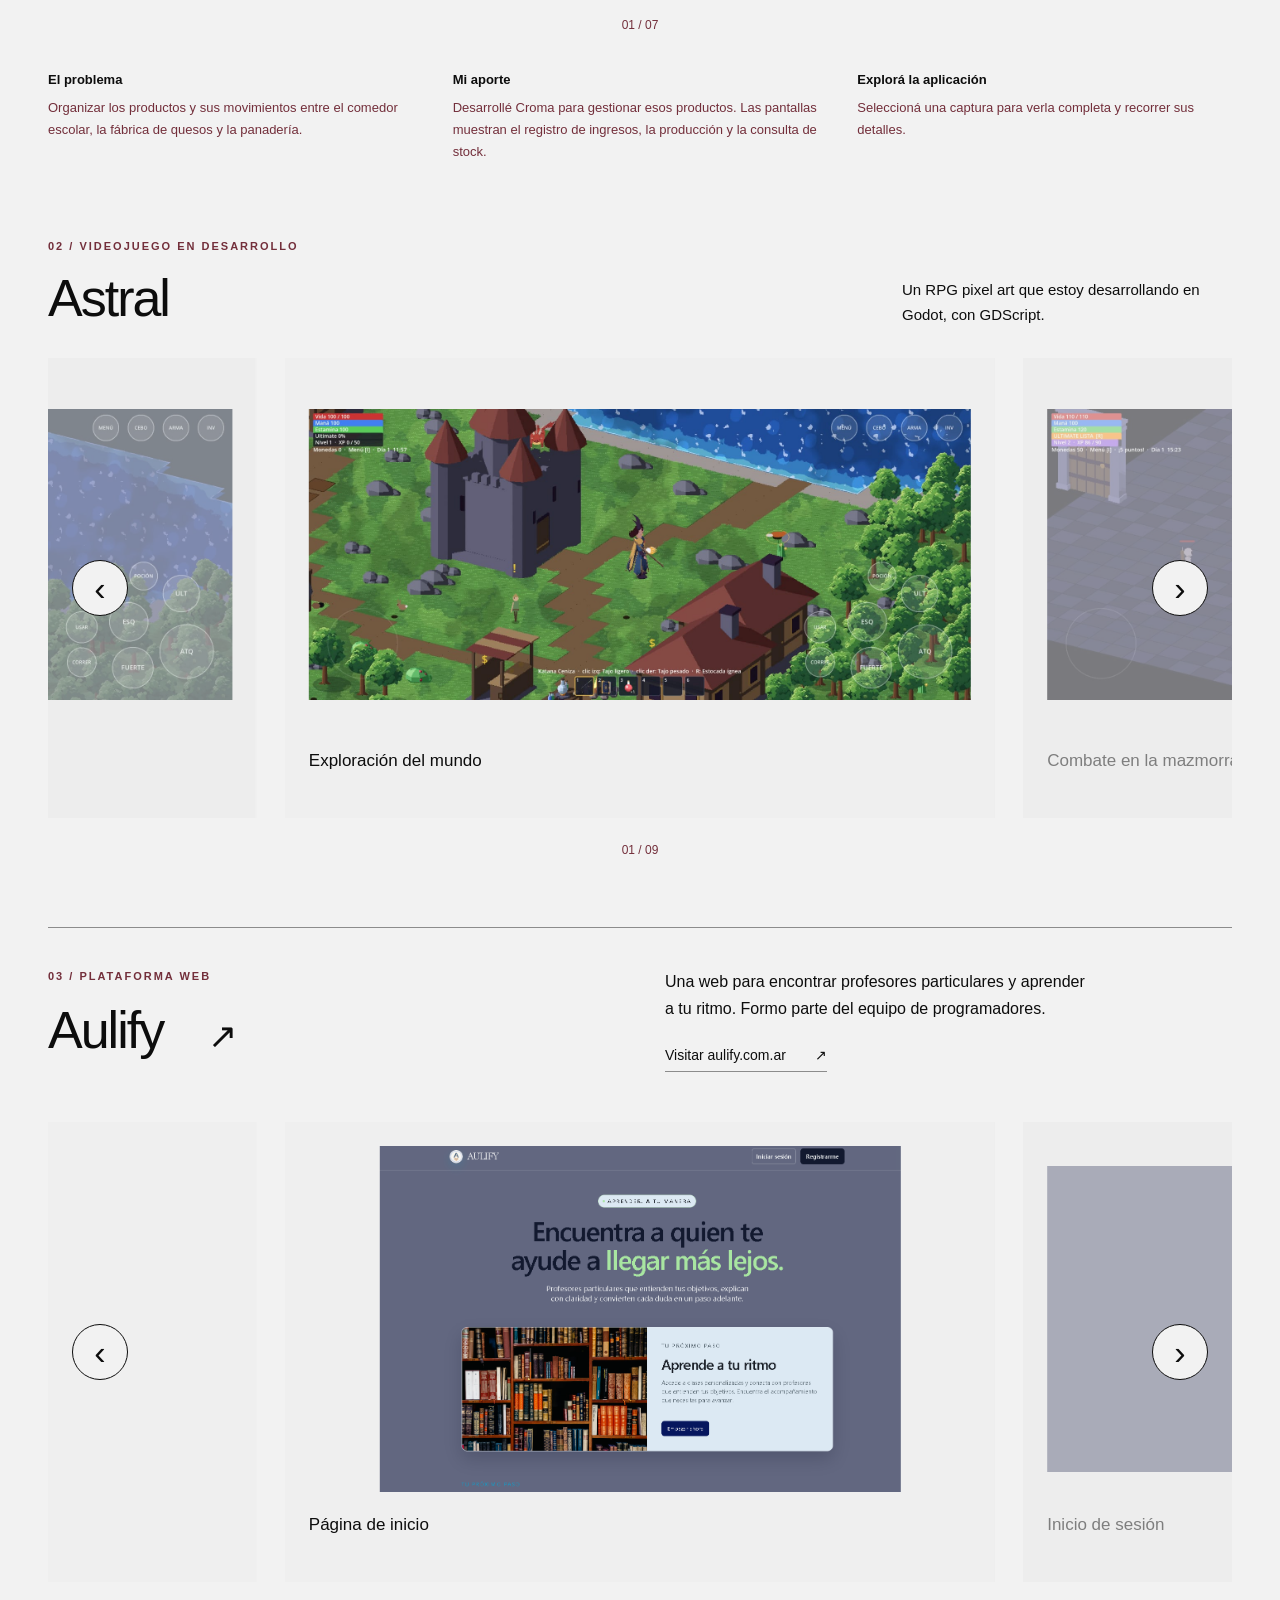
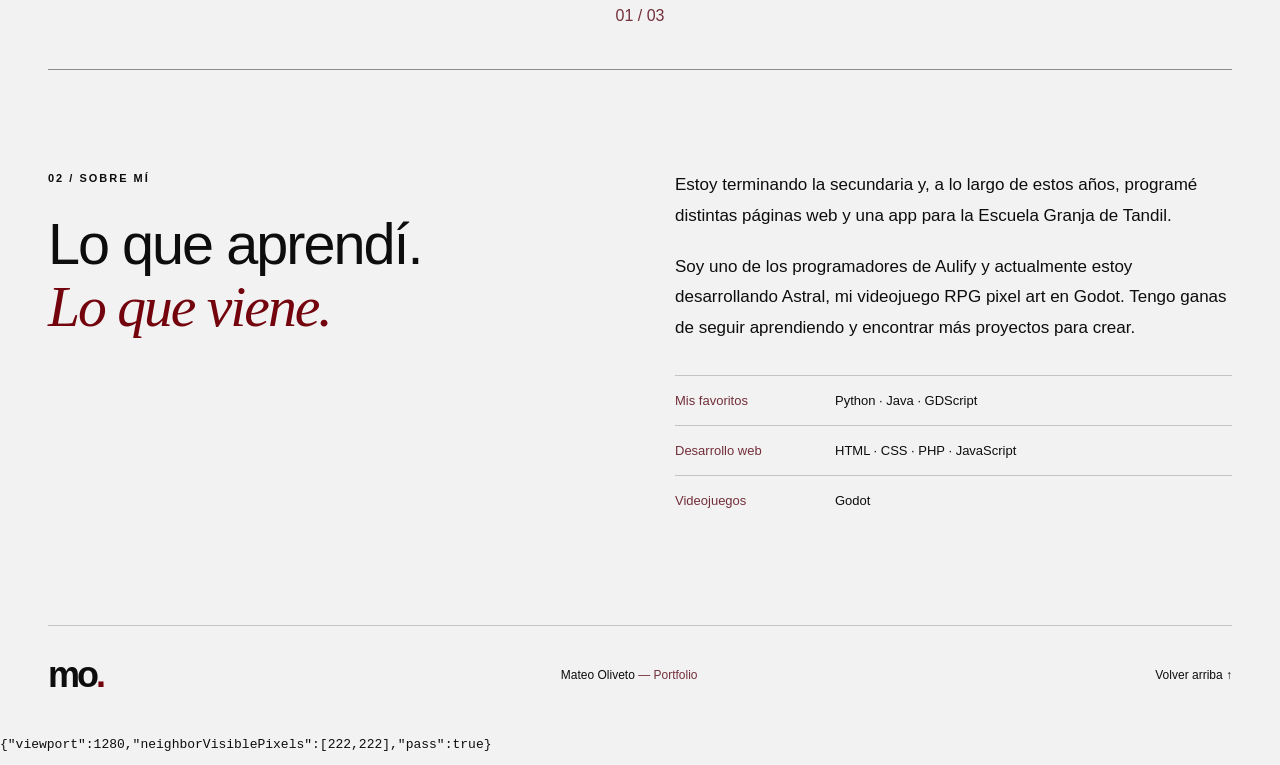
<file: sirioni pelado tp/croma-check.html>
﻿<!doctype html>
<html lang="es">
<head>
<meta charset="UTF-8"><meta name="viewport" content="width=device-width, initial-scale=1">
<meta name="description" content="Portfolio de Mateo Oliveto. Desarrollo de aplicaciones, sitios web y Astral, un RPG en Godot.">
<title>Mateo Oliveto — Portfolio</title>
<link rel="stylesheet" href="styles.css"><script src="script.js" defer></script>
</head>
<body>
<a class="skip" href="#contenido">Saltar al contenido</a>
<header class="header wrap"><a class="brand" href="#inicio" aria-label="Mateo Oliveto, inicio">mo<span>.</span></a><nav aria-label="Navegación principal"><a href="#proyectos">Proyectos <span>↗</span></a><a href="#sobre-mi">Sobre mí</a></nav></header>
<main id="contenido">
<section class="hero wrap" id="inicio" aria-labelledby="titulo">
<div class="intro"><p class="eyebrow">Mateo Oliveto / Portfolio</p><h1 id="titulo">Aprender.<br>Programar.<br><em>Crear.</em></h1><p class="lead">Tengo 18 años y estoy terminando la secundaria. Desarrollo aplicaciones, webs y un RPG en Godot. Siempre estoy buscando el próximo proyecto para crear.</p></div>
<div class="hero-aside"><figure class="portrait"><img src="assets/avatar.jpg" alt="Mi avatar: un personaje ilustrado saludando" width="169" height="304"><figcaption>Hola, soy Mateo.</figcaption></figure><div class="favorites"><span class="eyebrow">Mis lenguajes favoritos</span><p>Python / Java / GDScript</p></div></div>

</section>
<section class="projects" id="proyectos" aria-labelledby="proyectos-titulo">
<div class="wrap">
<div class="section-heading"><p class="eyebrow">01 / Proyectos</p><h2 id="proyectos-titulo">Proyectos seleccionados<span aria-hidden="true">↘</span></h2></div>
<article class="featured" aria-labelledby="croma-title">
<div class="project-top"><span class="eyebrow">Proyecto destacado / Aplicación</span><span class="number">01</span></div>
<div class="featured-intro"><h3 id="croma-title">Croma<span>.</span></h3><p>La gestión de productos de la Escuela Granja de Tandil, en una app.</p></div>
<section class="carousel carousel--croma" aria-label="Capturas de Croma" aria-roledescription="carrusel"><div class="carousel-track" id="croma-track"><figure class="carousel-slide"><a class="zoom" href="assets/croma-3.jpg" data-caption="Croma — Registro de productos por sector"><img src="assets/croma-3.jpg" alt="Croma: Registro de productos por sector" loading="eager"></a><figcaption>Registro de productos por sector</figcaption></figure><figure class="carousel-slide"><a class="zoom" href="assets/croma-2.jpg" data-caption="Croma — Movimientos de stock"><img src="assets/croma-2.jpg" alt="Croma: Movimientos de stock" loading="eager"></a><figcaption>Movimientos de stock</figcaption></figure><figure class="carousel-slide"><a class="zoom" href="assets/croma-1.jpg" data-caption="Croma — Ingreso de materias primas"><img src="assets/croma-1.jpg" alt="Croma: Ingreso de materias primas" loading="eager"></a><figcaption>Ingreso de materias primas</figcaption></figure><figure class="carousel-slide"><a class="zoom" href="assets/croma-4.jpg" data-caption="Croma — Promedios y actividad por sector"><img src="assets/croma-4.jpg" alt="Croma: Promedios y actividad por sector" loading="eager"></a><figcaption>Promedios y actividad por sector</figcaption></figure><figure class="carousel-slide"><a class="zoom" href="assets/croma-5.jpg" data-caption="Croma — Elaboración y materias primas utilizadas"><img src="assets/croma-5.jpg" alt="Croma: Elaboración y materias primas utilizadas" loading="eager"></a><figcaption>Elaboración y materias primas utilizadas</figcaption></figure><figure class="carousel-slide"><a class="zoom" href="assets/croma-6.jpg" data-caption="Croma — Perfil y estadísticas de uso"><img src="assets/croma-6.jpg" alt="Croma: Perfil y estadísticas de uso" loading="eager"></a><figcaption>Perfil y estadísticas de uso</figcaption></figure><figure class="carousel-slide"><a class="zoom" href="assets/croma-7.jpg" data-caption="Croma — Gestión de la panadería"><img src="assets/croma-7.jpg" alt="Croma: Gestión de la panadería" loading="eager"></a><figcaption>Gestión de la panadería</figcaption></figure></div><div class="carousel-controls" hidden><button type="button" data-step="-1" aria-label="Imagen anterior de Croma" aria-controls="croma-track">←</button><p class="carousel-status" aria-live="polite" aria-atomic="true"></p><button type="button" data-step="1" aria-label="Imagen siguiente de Croma" aria-controls="croma-track">→</button></div></section>
<div class="project-details"><div><h4>El problema</h4><p>Organizar los productos y sus movimientos entre el comedor escolar, la fábrica de quesos y la panadería.</p></div><div><h4>Mi aporte</h4><p>Desarrollé Croma para gestionar esos productos. Las pantallas muestran el registro de ingresos, la producción y la consulta de stock.</p></div><div><h4>Explorá la aplicación</h4><p>Seleccioná una captura para verla completa y recorrer sus detalles.</p></div></div>
</article>
<article class="astral" aria-labelledby="astral-title"><div class="work-heading"><div><p class="eyebrow">02 / Videojuego en desarrollo</p><h3 id="astral-title">Astral</h3></div><p>Un RPG pixel art que estoy desarrollando en Godot, con GDScript.</p></div><section class="carousel carousel--astral" aria-label="Capturas de Astral" aria-roledescription="carrusel"><div class="carousel-track" id="astral-track"><figure class="carousel-slide"><a class="zoom" href="assets/astral.jpg" data-caption="Astral — Exploración del mundo"><img src="assets/astral.jpg" alt="Astral: Exploración del mundo" loading="eager"></a><figcaption>Exploración del mundo</figcaption></figure><figure class="carousel-slide"><a class="zoom" href="assets/astral-2.jpg" data-caption="Astral — Combate en la mazmorra"><img src="assets/astral-2.jpg" alt="Astral: Combate en la mazmorra" loading="eager"></a><figcaption>Combate en la mazmorra</figcaption></figure><figure class="carousel-slide"><a class="zoom" href="assets/astral-3.jpg" data-caption="Astral — Magia y subida de nivel"><img src="assets/astral-3.jpg" alt="Astral: Magia y subida de nivel" loading="eager"></a><figcaption>Magia y subida de nivel</figcaption></figure><figure class="carousel-slide"><a class="zoom" href="assets/astral-4.jpg" data-caption="Astral — Menú de crafteo"><img src="assets/astral-4.jpg" alt="Astral: Menú de crafteo" loading="eager"></a><figcaption>Menú de crafteo</figcaption></figure><figure class="carousel-slide"><a class="zoom" href="assets/astral-5.jpg" data-caption="Astral — Encuentro con enemigos"><img src="assets/astral-5.jpg" alt="Astral: Encuentro con enemigos" loading="eager"></a><figcaption>Encuentro con enemigos</figcaption></figure><figure class="carousel-slide"><a class="zoom" href="assets/astral-6.jpg" data-caption="Astral — Mesa de alquimia"><img src="assets/astral-6.jpg" alt="Astral: Mesa de alquimia" loading="eager"></a><figcaption>Mesa de alquimia</figcaption></figure><figure class="carousel-slide"><a class="zoom" href="assets/astral-7.jpg" data-caption="Astral — Cocina en la fogata"><img src="assets/astral-7.jpg" alt="Astral: Cocina en la fogata" loading="eager"></a><figcaption>Cocina en la fogata</figcaption></figure><figure class="carousel-slide"><a class="zoom" href="assets/astral-8.jpg" data-caption="Astral — Pesca junto al río"><img src="assets/astral-8.jpg" alt="Astral: Pesca junto al río" loading="eager"></a><figcaption>Pesca junto al río</figcaption></figure><figure class="carousel-slide"><a class="zoom" href="assets/astral-9.jpg" data-caption="Astral — Minijuego de pesca"><img src="assets/astral-9.jpg" alt="Astral: Minijuego de pesca" loading="eager"></a><figcaption>Minijuego de pesca</figcaption></figure></div><div class="carousel-controls" hidden><button type="button" data-step="-1" aria-label="Imagen anterior de Astral" aria-controls="astral-track">←</button><p class="carousel-status" aria-live="polite" aria-atomic="true"></p><button type="button" data-step="1" aria-label="Imagen siguiente de Astral" aria-controls="astral-track">→</button></div></section></article>
<article class="aulify" aria-labelledby="aulify-title"><div><p class="eyebrow">03 / Plataforma web</p><h3 id="aulify-title">Aulify<span>↗</span></h3></div><div><p>Una web para encontrar profesores particulares y aprender a tu ritmo. Formo parte del equipo de programadores.</p><a class="text-link" href="https://aulify.com.ar" target="_blank" rel="noopener noreferrer">Visitar aulify.com.ar <span aria-hidden="true">↗</span><span class="sr-only"> (abre en otra pestaña)</span></a></div><section class="carousel carousel--aulify" aria-label="Capturas de Aulify" aria-roledescription="carrusel">
<div class="carousel-track" id="aulify-track">
<figure class="carousel-slide"><a class="zoom" href="assets/aulify-2.png" data-caption="Aulify — Página de inicio"><img src="assets/aulify-2.png" alt="Aulify: página de inicio para encontrar profesores particulares" width="1313" height="872" loading="eager"></a><figcaption>Página de inicio</figcaption></figure>
<figure class="carousel-slide"><a class="zoom" href="assets/aulify-1.png" data-caption="Aulify — Inicio de sesión"><img src="assets/aulify-1.png" alt="Aulify: formulario de inicio de sesión con email o usuario y contraseña" width="1886" height="870" loading="eager"></a><figcaption>Inicio de sesión</figcaption></figure>
<figure class="carousel-slide"><a class="zoom" href="assets/aulify-3.png" data-caption="Aulify — Creación de cuenta"><img src="assets/aulify-3.png" alt="Aulify: formulario de registro y verificación de identidad" width="500" height="862" loading="eager"></a><figcaption>Creación de cuenta</figcaption></figure>
</div>
<div class="carousel-controls" hidden><button type="button" data-step="-1" aria-label="Imagen anterior de Aulify" aria-controls="aulify-track">←</button><p class="carousel-status" aria-live="polite" aria-atomic="true"></p><button type="button" data-step="1" aria-label="Imagen siguiente de Aulify" aria-controls="aulify-track">→</button></div>
</section></article>
</div></section>
<section class="about wrap" id="sobre-mi" aria-labelledby="about-title"><div><p class="eyebrow">02 / Sobre mí</p><h2 id="about-title">Lo que aprendí.<br><em>Lo que viene.</em></h2></div><div class="about-copy"><p>Estoy terminando la secundaria y, a lo largo de estos años, programé distintas páginas web y una app para la Escuela Granja de Tandil.</p><p>Soy uno de los programadores de Aulify y actualmente estoy desarrollando Astral, mi videojuego RPG pixel art en Godot. Tengo ganas de seguir aprendiendo y encontrar más proyectos para crear.</p><dl class="tech"><div><dt>Mis favoritos</dt><dd>Python · Java · GDScript</dd></div><div><dt>Desarrollo web</dt><dd>HTML · CSS · PHP · JavaScript</dd></div><div><dt>Videojuegos</dt><dd>Godot</dd></div></dl></div></section>
</main>
<footer class="footer wrap"><a class="brand" href="#inicio">mo<span>.</span></a><p>Mateo Oliveto <span>— Portfolio</span></p><a href="#inicio">Volver arriba ↑</a></footer>
<dialog id="viewer" aria-labelledby="viewer-title"><div class="viewer-bar"><p id="viewer-title">Captura del proyecto</p><button type="button" id="close-viewer" autofocus>Cerrar <span aria-hidden="true">×</span></button></div><img id="viewer-image" alt=""></dialog>
<script>
window.addEventListener('load',()=>{
const g=document.querySelector('.carousel--croma');
const box=g.querySelector('.carousel-track').getBoundingClientRect();
const visible=[...g.querySelectorAll('.is-neighbor img')].map(img=>{const r=img.getBoundingClientRect();return Math.round(Math.min(r.right,box.right)-Math.max(r.left,box.left))});
const out=document.createElement('pre');out.id='croma-check';out.textContent=JSON.stringify({viewport:innerWidth,neighborVisiblePixels:visible,pass:visible.every(v=>v>20)});document.body.append(out);
});
</script></body></html>
</file>
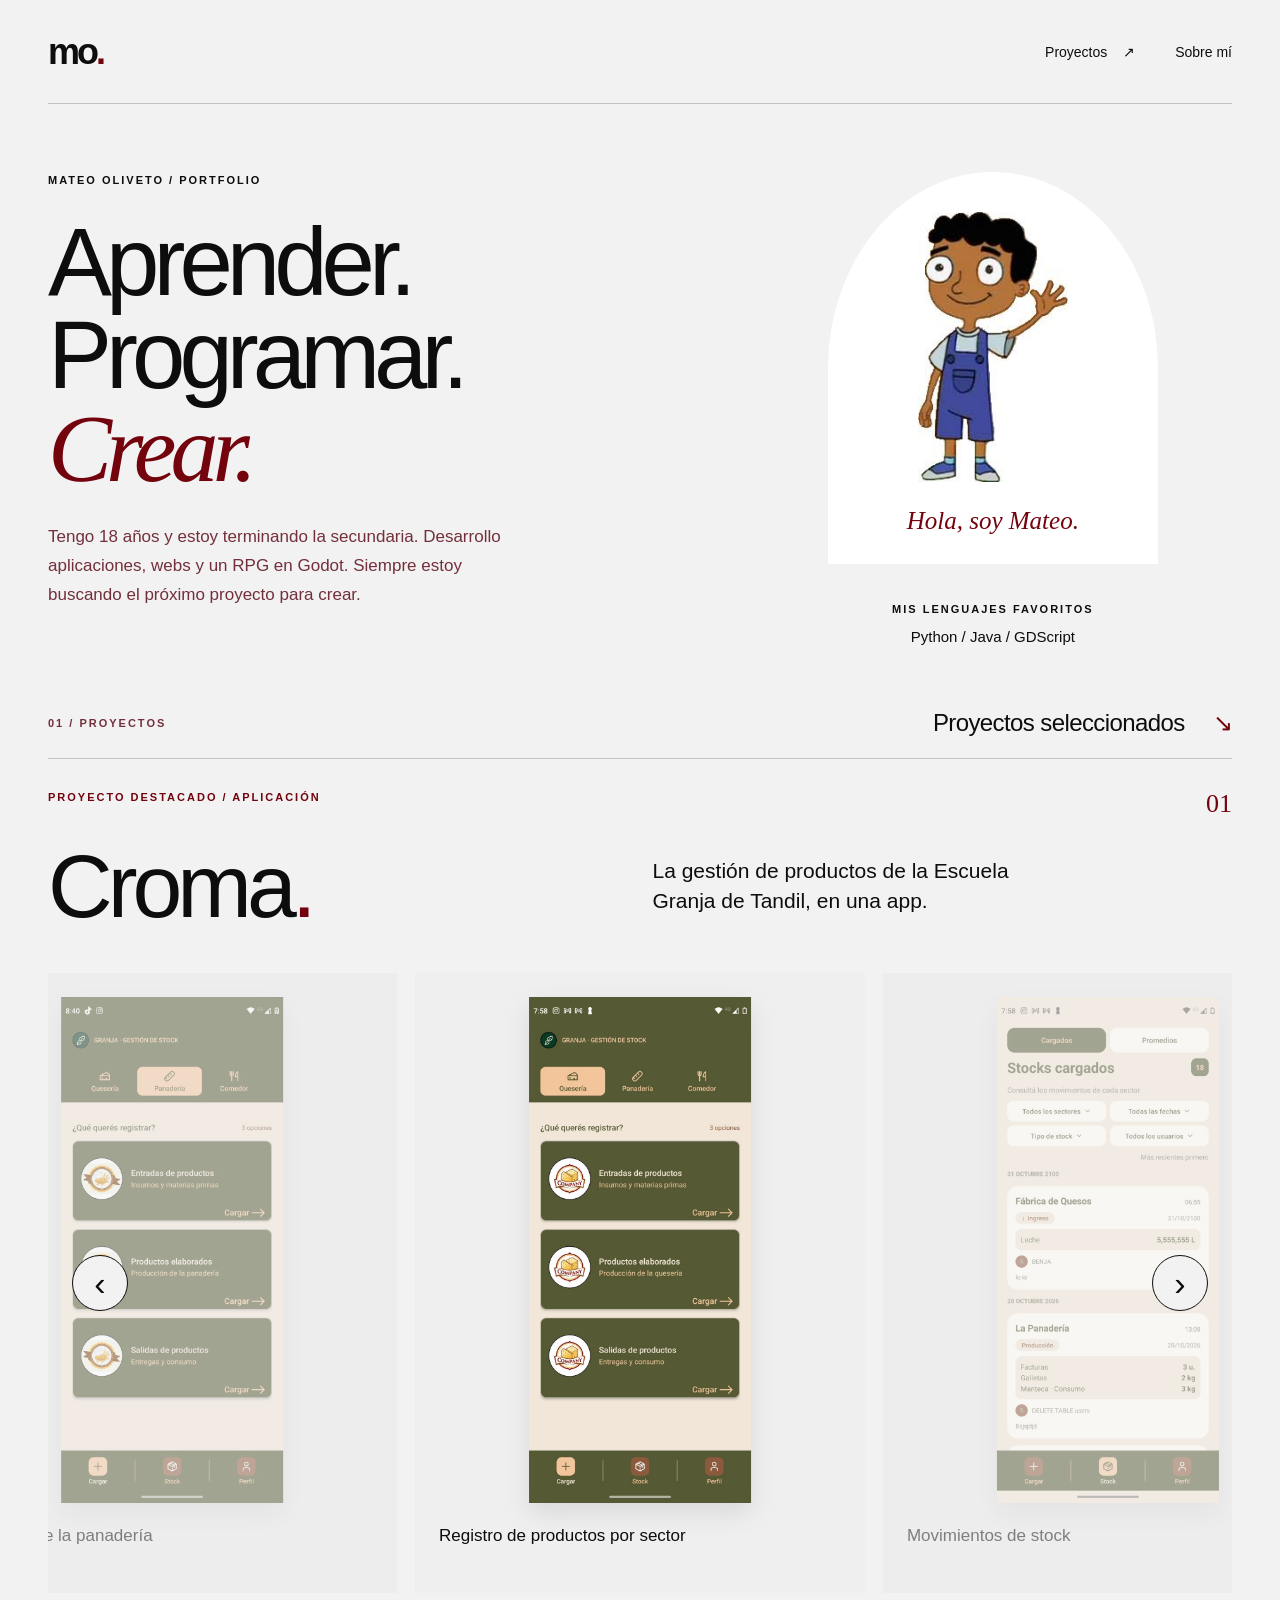
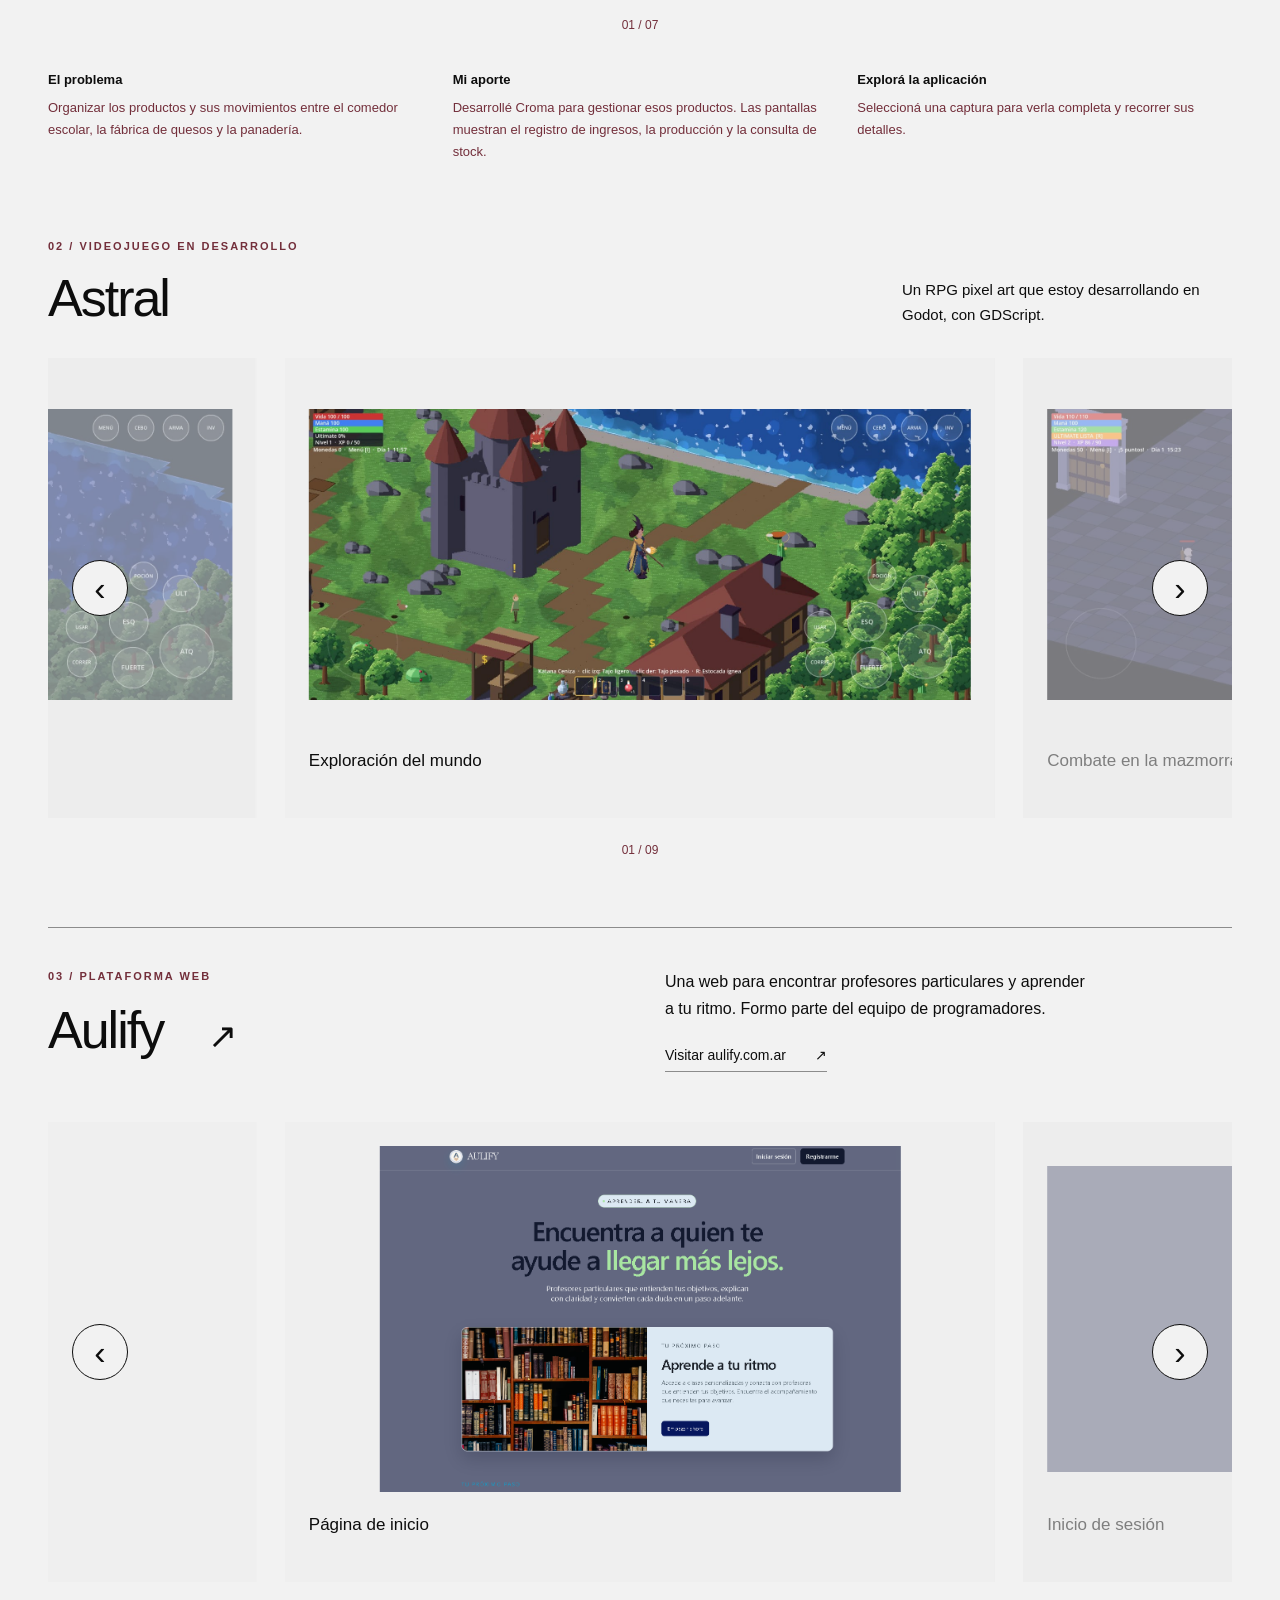
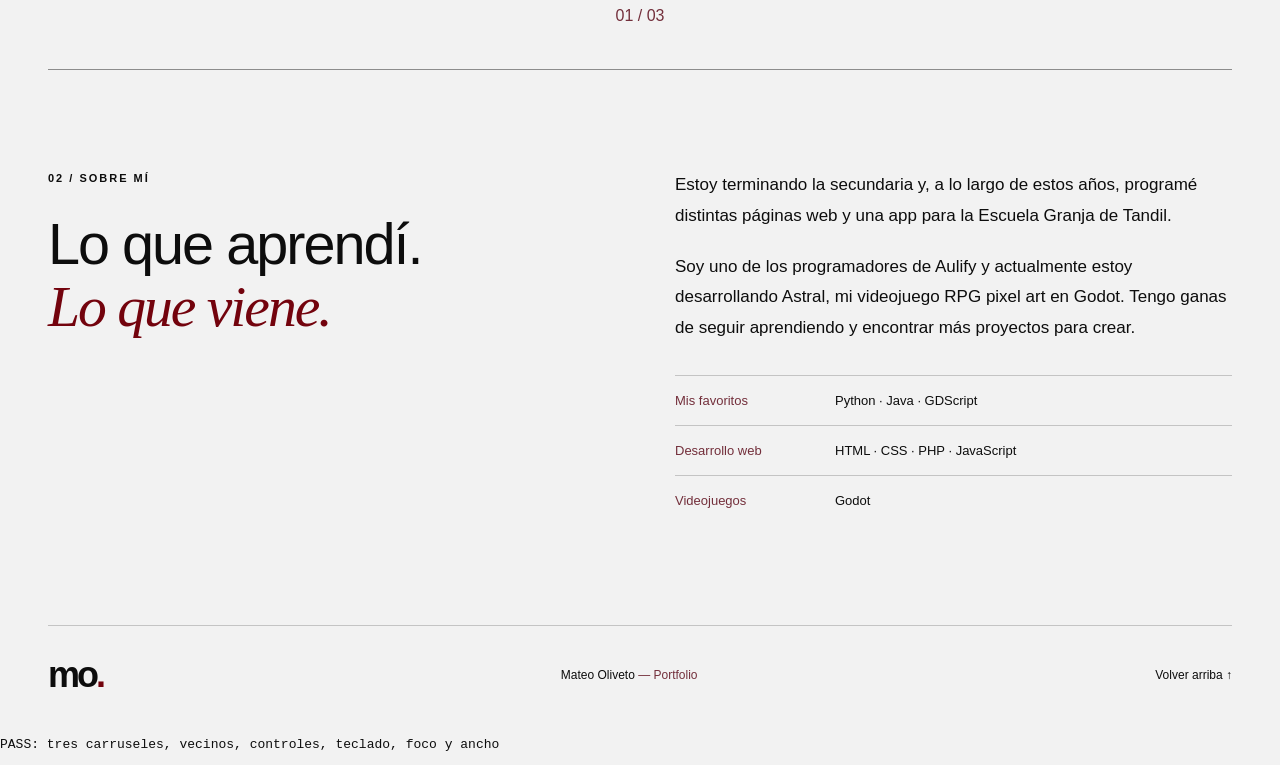
<file: sirioni pelado tp/layout-check.html>
﻿<!doctype html>
<html lang="es">
<head>
<meta charset="UTF-8"><meta name="viewport" content="width=device-width, initial-scale=1">
<meta name="description" content="Portfolio de Mateo Oliveto. Desarrollo de aplicaciones, sitios web y Astral, un RPG en Godot.">
<title>Mateo Oliveto — Portfolio</title>
<link rel="stylesheet" href="styles.css"><script src="script.js" defer></script>
</head>
<body>
<a class="skip" href="#contenido">Saltar al contenido</a>
<header class="header wrap"><a class="brand" href="#inicio" aria-label="Mateo Oliveto, inicio">mo<span>.</span></a><nav aria-label="Navegación principal"><a href="#proyectos">Proyectos <span>↗</span></a><a href="#sobre-mi">Sobre mí</a></nav></header>
<main id="contenido">
<section class="hero wrap" id="inicio" aria-labelledby="titulo">
<div class="intro"><p class="eyebrow">Mateo Oliveto / Portfolio</p><h1 id="titulo">Aprender.<br>Programar.<br><em>Crear.</em></h1><p class="lead">Tengo 18 años y estoy terminando la secundaria. Desarrollo aplicaciones, webs y un RPG en Godot. Siempre estoy buscando el próximo proyecto para crear.</p></div>
<div class="hero-aside"><figure class="portrait"><img src="assets/avatar.jpg" alt="Mi avatar: un personaje ilustrado saludando" width="169" height="304"><figcaption>Hola, soy Mateo.</figcaption></figure><div class="favorites"><span class="eyebrow">Mis lenguajes favoritos</span><p>Python / Java / GDScript</p></div></div>

</section>
<section class="projects" id="proyectos" aria-labelledby="proyectos-titulo">
<div class="wrap">
<div class="section-heading"><p class="eyebrow">01 / Proyectos</p><h2 id="proyectos-titulo">Proyectos seleccionados<span aria-hidden="true">↘</span></h2></div>
<article class="featured" aria-labelledby="croma-title">
<div class="project-top"><span class="eyebrow">Proyecto destacado / Aplicación</span><span class="number">01</span></div>
<div class="featured-intro"><h3 id="croma-title">Croma<span>.</span></h3><p>La gestión de productos de la Escuela Granja de Tandil, en una app.</p></div>
<section class="carousel carousel--croma" aria-label="Capturas de Croma" aria-roledescription="carrusel"><div class="carousel-track" id="croma-track"><figure class="carousel-slide"><a class="zoom" href="assets/croma-3.jpg" data-caption="Croma — Registro de productos por sector"><img src="assets/croma-3.jpg" alt="Croma: Registro de productos por sector" loading="lazy"></a><figcaption>Registro de productos por sector</figcaption></figure><figure class="carousel-slide"><a class="zoom" href="assets/croma-2.jpg" data-caption="Croma — Movimientos de stock"><img src="assets/croma-2.jpg" alt="Croma: Movimientos de stock" loading="lazy"></a><figcaption>Movimientos de stock</figcaption></figure><figure class="carousel-slide"><a class="zoom" href="assets/croma-1.jpg" data-caption="Croma — Ingreso de materias primas"><img src="assets/croma-1.jpg" alt="Croma: Ingreso de materias primas" loading="lazy"></a><figcaption>Ingreso de materias primas</figcaption></figure><figure class="carousel-slide"><a class="zoom" href="assets/croma-4.jpg" data-caption="Croma — Promedios y actividad por sector"><img src="assets/croma-4.jpg" alt="Croma: Promedios y actividad por sector" loading="lazy"></a><figcaption>Promedios y actividad por sector</figcaption></figure><figure class="carousel-slide"><a class="zoom" href="assets/croma-5.jpg" data-caption="Croma — Elaboración y materias primas utilizadas"><img src="assets/croma-5.jpg" alt="Croma: Elaboración y materias primas utilizadas" loading="lazy"></a><figcaption>Elaboración y materias primas utilizadas</figcaption></figure><figure class="carousel-slide"><a class="zoom" href="assets/croma-6.jpg" data-caption="Croma — Perfil y estadísticas de uso"><img src="assets/croma-6.jpg" alt="Croma: Perfil y estadísticas de uso" loading="lazy"></a><figcaption>Perfil y estadísticas de uso</figcaption></figure><figure class="carousel-slide"><a class="zoom" href="assets/croma-7.jpg" data-caption="Croma — Gestión de la panadería"><img src="assets/croma-7.jpg" alt="Croma: Gestión de la panadería" loading="lazy"></a><figcaption>Gestión de la panadería</figcaption></figure></div><div class="carousel-controls" hidden><button type="button" data-step="-1" aria-label="Imagen anterior de Croma" aria-controls="croma-track">←</button><p class="carousel-status" aria-live="polite" aria-atomic="true"></p><button type="button" data-step="1" aria-label="Imagen siguiente de Croma" aria-controls="croma-track">→</button></div></section>
<div class="project-details"><div><h4>El problema</h4><p>Organizar los productos y sus movimientos entre el comedor escolar, la fábrica de quesos y la panadería.</p></div><div><h4>Mi aporte</h4><p>Desarrollé Croma para gestionar esos productos. Las pantallas muestran el registro de ingresos, la producción y la consulta de stock.</p></div><div><h4>Explorá la aplicación</h4><p>Seleccioná una captura para verla completa y recorrer sus detalles.</p></div></div>
</article>
<article class="astral" aria-labelledby="astral-title"><div class="work-heading"><div><p class="eyebrow">02 / Videojuego en desarrollo</p><h3 id="astral-title">Astral</h3></div><p>Un RPG pixel art que estoy desarrollando en Godot, con GDScript.</p></div><section class="carousel carousel--astral" aria-label="Capturas de Astral" aria-roledescription="carrusel"><div class="carousel-track" id="astral-track"><figure class="carousel-slide"><a class="zoom" href="assets/astral.jpg" data-caption="Astral — Exploración del mundo"><img src="assets/astral.jpg" alt="Astral: Exploración del mundo" loading="lazy"></a><figcaption>Exploración del mundo</figcaption></figure><figure class="carousel-slide"><a class="zoom" href="assets/astral-2.jpg" data-caption="Astral — Combate en la mazmorra"><img src="assets/astral-2.jpg" alt="Astral: Combate en la mazmorra" loading="lazy"></a><figcaption>Combate en la mazmorra</figcaption></figure><figure class="carousel-slide"><a class="zoom" href="assets/astral-3.jpg" data-caption="Astral — Magia y subida de nivel"><img src="assets/astral-3.jpg" alt="Astral: Magia y subida de nivel" loading="lazy"></a><figcaption>Magia y subida de nivel</figcaption></figure><figure class="carousel-slide"><a class="zoom" href="assets/astral-4.jpg" data-caption="Astral — Menú de crafteo"><img src="assets/astral-4.jpg" alt="Astral: Menú de crafteo" loading="lazy"></a><figcaption>Menú de crafteo</figcaption></figure><figure class="carousel-slide"><a class="zoom" href="assets/astral-5.jpg" data-caption="Astral — Encuentro con enemigos"><img src="assets/astral-5.jpg" alt="Astral: Encuentro con enemigos" loading="lazy"></a><figcaption>Encuentro con enemigos</figcaption></figure><figure class="carousel-slide"><a class="zoom" href="assets/astral-6.jpg" data-caption="Astral — Mesa de alquimia"><img src="assets/astral-6.jpg" alt="Astral: Mesa de alquimia" loading="lazy"></a><figcaption>Mesa de alquimia</figcaption></figure><figure class="carousel-slide"><a class="zoom" href="assets/astral-7.jpg" data-caption="Astral — Cocina en la fogata"><img src="assets/astral-7.jpg" alt="Astral: Cocina en la fogata" loading="lazy"></a><figcaption>Cocina en la fogata</figcaption></figure><figure class="carousel-slide"><a class="zoom" href="assets/astral-8.jpg" data-caption="Astral — Pesca junto al río"><img src="assets/astral-8.jpg" alt="Astral: Pesca junto al río" loading="lazy"></a><figcaption>Pesca junto al río</figcaption></figure><figure class="carousel-slide"><a class="zoom" href="assets/astral-9.jpg" data-caption="Astral — Minijuego de pesca"><img src="assets/astral-9.jpg" alt="Astral: Minijuego de pesca" loading="lazy"></a><figcaption>Minijuego de pesca</figcaption></figure></div><div class="carousel-controls" hidden><button type="button" data-step="-1" aria-label="Imagen anterior de Astral" aria-controls="astral-track">←</button><p class="carousel-status" aria-live="polite" aria-atomic="true"></p><button type="button" data-step="1" aria-label="Imagen siguiente de Astral" aria-controls="astral-track">→</button></div></section></article>
<article class="aulify" aria-labelledby="aulify-title"><div><p class="eyebrow">03 / Plataforma web</p><h3 id="aulify-title">Aulify<span>↗</span></h3></div><div><p>Una web para encontrar profesores particulares y aprender a tu ritmo. Formo parte del equipo de programadores.</p><a class="text-link" href="https://aulify.com.ar" target="_blank" rel="noopener noreferrer">Visitar aulify.com.ar <span aria-hidden="true">↗</span><span class="sr-only"> (abre en otra pestaña)</span></a></div><section class="carousel carousel--aulify" aria-label="Capturas de Aulify" aria-roledescription="carrusel">
<div class="carousel-track" id="aulify-track">
<figure class="carousel-slide"><a class="zoom" href="assets/aulify-2.png" data-caption="Aulify — Página de inicio"><img src="assets/aulify-2.png" alt="Aulify: página de inicio para encontrar profesores particulares" width="1313" height="872" loading="lazy"></a><figcaption>Página de inicio</figcaption></figure>
<figure class="carousel-slide"><a class="zoom" href="assets/aulify-1.png" data-caption="Aulify — Inicio de sesión"><img src="assets/aulify-1.png" alt="Aulify: formulario de inicio de sesión con email o usuario y contraseña" width="1886" height="870" loading="lazy"></a><figcaption>Inicio de sesión</figcaption></figure>
<figure class="carousel-slide"><a class="zoom" href="assets/aulify-3.png" data-caption="Aulify — Creación de cuenta"><img src="assets/aulify-3.png" alt="Aulify: formulario de registro y verificación de identidad" width="500" height="862" loading="lazy"></a><figcaption>Creación de cuenta</figcaption></figure>
</div>
<div class="carousel-controls" hidden><button type="button" data-step="-1" aria-label="Imagen anterior de Aulify" aria-controls="aulify-track">←</button><p class="carousel-status" aria-live="polite" aria-atomic="true"></p><button type="button" data-step="1" aria-label="Imagen siguiente de Aulify" aria-controls="aulify-track">→</button></div>
</section></article>
</div></section>
<section class="about wrap" id="sobre-mi" aria-labelledby="about-title"><div><p class="eyebrow">02 / Sobre mí</p><h2 id="about-title">Lo que aprendí.<br><em>Lo que viene.</em></h2></div><div class="about-copy"><p>Estoy terminando la secundaria y, a lo largo de estos años, programé distintas páginas web y una app para la Escuela Granja de Tandil.</p><p>Soy uno de los programadores de Aulify y actualmente estoy desarrollando Astral, mi videojuego RPG pixel art en Godot. Tengo ganas de seguir aprendiendo y encontrar más proyectos para crear.</p><dl class="tech"><div><dt>Mis favoritos</dt><dd>Python · Java · GDScript</dd></div><div><dt>Desarrollo web</dt><dd>HTML · CSS · PHP · JavaScript</dd></div><div><dt>Videojuegos</dt><dd>Godot</dd></div></dl></div></section>
</main>
<footer class="footer wrap"><a class="brand" href="#inicio">mo<span>.</span></a><p>Mateo Oliveto <span>— Portfolio</span></p><a href="#inicio">Volver arriba ↑</a></footer>
<dialog id="viewer" aria-labelledby="viewer-title"><div class="viewer-bar"><p id="viewer-title">Captura del proyecto</p><button type="button" id="close-viewer" autofocus>Cerrar <span aria-hidden="true">×</span></button></div><img id="viewer-image" alt=""></dialog>
<script>
window.addEventListener('load',async()=>{
let ok=true;
for(const g of document.querySelectorAll('.carousel')){
const s=[...g.querySelectorAll('figure')];
g.querySelector('[data-step="1"]').click();
ok=ok&&s[1].classList.contains('is-current')&&g.querySelectorAll('.is-neighbor').length===2;
g.dispatchEvent(new KeyboardEvent('keydown',{key:'End',bubbles:true}));
ok=ok&&s.at(-1).classList.contains('is-current')&&!s.at(-1).inert&&s[0].inert;
g.querySelector('[data-step="1"]').click();
ok=ok&&s[0].classList.contains('is-current');
}
ok=ok&&document.documentElement.scrollWidth<=innerWidth;
const out=document.createElement('pre');out.id='verification';out.textContent=ok?'PASS: tres carruseles, vecinos, controles, teclado, foco y ancho':'FAIL';document.body.append(out);
const g=document.querySelector('.carousel--aulify');
await Promise.all([...g.querySelectorAll('img')].map(i=>{i.loading='eager';return i.decode().catch(()=>{})}));
document.documentElement.style.scrollBehavior='auto';window.scrollTo(0,g.getBoundingClientRect().top+scrollY-50);
});
</script></body></html>
</file>
<file: sirioni pelado tp/styles.css>
﻿:root{--wine:#73030D;--rose:#732F3B;--paper:#F2F2F2;--gray:#8C8C8C;--ink:#0D0D0D;--line:rgba(13,13,13,.2)}*{box-sizing:border-box}html{scroll-behavior:smooth;scroll-padding-top:24px}body{margin:0;background:var(--paper);color:var(--ink);font-family:Arial,Helvetica,sans-serif;-webkit-font-smoothing:antialiased}a{color:inherit;text-decoration:none}button{font:inherit}a,button{-webkit-tap-highlight-color:transparent}a:focus-visible,button:focus-visible{outline:3px solid var(--rose);outline-offset:7px}img{display:block;max-width:100%;height:auto}figure,p,h1,h2,h3,h4{margin:0}.wrap{width:min(1240px,calc(100% - 96px));margin-inline:auto}.header{height:104px;display:flex;align-items:center;justify-content:space-between;border-bottom:1px solid var(--line)}.brand{font-weight:800;font-size:36px;letter-spacing:-3px}.brand span{color:var(--wine)}nav{display:flex;gap:40px;font-size:14px}nav a:hover,.text-link:hover{color:var(--rose)}nav span{margin-left:12px}.eyebrow{text-transform:uppercase;letter-spacing:2px;font-size:11px;line-height:1.6;font-weight:600}.hero{display:grid;grid-template-columns:1.4fr 1fr;padding-top:68px;gap:36px}.hero h1{font-size:clamp(60px,7.5vw,108px);line-height:.97;letter-spacing:-6px;font-weight:500;margin:25px 0 28px}em{font-family:Georgia,'Times New Roman',serif;font-weight:400;color:var(--wine)}.lead{max-width:480px;font-size:17px;line-height:1.7;color:var(--rose)}.primary{display:inline-flex;gap:55px;align-items:center;background:var(--wine);color:var(--paper);padding:20px 24px;font-size:14px;margin-top:30px}.primary:hover{background:var(--rose)}.hero-aside{display:flex;flex-direction:column;align-items:center;justify-content:center;padding-top:40px}.portrait{position:relative;width:min(100%,330px);padding:40px 40px 24px;background:white;border-radius:50% 50% 0 0;text-align:center}.portrait img{height:270px;width:auto;margin:auto}.portrait figcaption{font-family:Georgia,serif;font-style:italic;font-size:25px;color:var(--wine);margin-top:20px}.favorites{margin-top:35px;text-align:center}.favorites p{font-size:15px;margin-top:10px}.hero-bottom{grid-column:1/-1;display:flex;justify-content:space-between;font-size:11px;letter-spacing:.5px;border-top:1px solid var(--line);padding:22px 0;margin-top:32px;color:var(--rose)}.projects{background:var(--paper);color:var(--ink);padding:64px 0 0}.section-heading{display:grid;grid-template-columns:1fr 2fr;align-items:start;margin-bottom:60px}h2{font-size:clamp(36px,4.5vw,62px);line-height:1.08;letter-spacing:-2px;font-weight:400}.section-heading .eyebrow{padding-top:10px;color:var(--gray)}.featured{color:var(--ink);padding:0}.project-top{display:flex;justify-content:space-between;color:var(--wine)}.number{font-family:Georgia,serif;font-size:26px}.featured-intro{display:grid;grid-template-columns:1fr 1fr;gap:25px;align-items:center;margin:26px 0 35px}.featured h3{font-size:clamp(54px,7vw,92px);font-weight:500;letter-spacing:-5px}.featured h3 span{color:var(--wine)}.featured-intro p{font-size:21px;line-height:1.45;max-width:360px}.croma-gallery{display:grid;grid-template-columns:repeat(3,1fr);gap:40px;background:transparent;padding:20px 38px 24px;border-bottom:1px solid var(--line)}.croma-gallery img{width:100%;box-shadow:0 12px 25px #0d0d0d40}.zoom{display:block;cursor:zoom-in}.zoom img{transition:transform .25s}.zoom:hover img{transform:translateY(-4px)}figcaption{font-size:10px;line-height:1.5}.croma-gallery figcaption{color:var(--rose);padding-top:16px}.project-details{display:grid;grid-template-columns:repeat(3,1fr);gap:30px;margin-top:35px}.project-details h4{font-size:13px;margin-bottom:10px}.project-details p{font-size:13px;line-height:1.7;color:var(--rose)}.astral{padding-top:75px}.work-heading{display:flex;justify-content:space-between;align-items:end;gap:40px;margin-bottom:30px}.work-heading .eyebrow,.aulify .eyebrow{color:var(--rose)}h3{font-weight:400;font-size:52px;letter-spacing:-2px}.work-heading h3{margin-top:12px}.work-heading>p{max-width:330px;font-size:15px;line-height:1.7}.landscape{position:relative}.landscape img{width:100%}.image-action{position:absolute;bottom:16px;right:16px;background:var(--paper);color:var(--ink);padding:12px 18px;font-size:12px}.aulify{border-top:1px solid var(--gray);border-bottom:1px solid var(--gray);margin-top:65px;padding:40px 0;display:grid;grid-template-columns:1fr 1fr;gap:50px}.aulify h3{margin-top:15px}.aulify h3 span{font-size:35px;margin-left:45px}.aulify p:not(.eyebrow){line-height:1.7;max-width:430px;font-size:16px}.text-link{display:inline-block;margin-top:25px;border-bottom:1px solid var(--gray);padding-bottom:8px;font-size:14px}.text-link span{margin-left:25px}.about{padding-block:100px;display:grid;grid-template-columns:1fr 1fr;gap:70px}.about h2{margin-top:25px}.about-copy>p{font-size:17px;line-height:1.8;margin-bottom:20px}.tech{margin:32px 0 0}.tech div{border-top:1px solid var(--line);padding:17px 0;display:grid;grid-template-columns:140px 1fr;gap:20px;font-size:13px}.tech dt{color:var(--rose)}.tech dd{margin:0}.footer{border-top:1px solid var(--line);display:flex;align-items:center;justify-content:space-between;gap:20px;padding-block:28px}.footer p,.footer>a:last-child{font-size:12px}.footer p span{color:var(--rose)}.skip{position:fixed;top:10px;left:10px;transform:translateY(-200%);z-index:20;padding:15px;background:var(--paper)}.skip:focus{transform:none}.sr-only{position:absolute;width:1px;height:1px;overflow:hidden;clip-path:inset(50%)}dialog{border:0;padding:20px;background:var(--paper);color:var(--ink);max-width:94vw;max-height:94dvh;width:fit-content}dialog::backdrop{background:#0d0d0de8}.viewer-bar{display:flex;justify-content:space-between;gap:25px;align-items:center;margin-bottom:18px;font-size:13px}.viewer-bar button{border:0;background:var(--wine);color:var(--paper);padding:12px 16px;cursor:pointer}.viewer-bar button span{margin-left:15px}#viewer-image{max-height:76dvh;width:auto;object-fit:contain;margin:auto}body:has(dialog[open]){overflow:hidden}
@media(min-width:1500px){.hero{padding-top:85px}.hero-bottom{margin-top:65px}}
@media(max-width:800px){.wrap{width:calc(100% - 40px)}.header{height:80px}nav{gap:22px}.hero{gap:25px;padding-top:40px;grid-template-columns:1.3fr 1fr}.hero h1{font-size:65px;letter-spacing:-4px}.portrait{padding:25px 15px 20px}.portrait img{height:210px}.portrait figcaption{font-size:22px}.lead{font-size:15px}.favorites p{font-size:12px}.hero-bottom span:last-child{display:none}.featured{padding:0}.croma-gallery{gap:15px;padding:22px 20px}.project-details{gap:20px}.about{gap:35px}.tech div{grid-template-columns:1fr;gap:8px}}
@media(max-width:560px){.hero{grid-template-columns:1fr;position:relative}.hero h1{font-size:66px;max-width:100%;letter-spacing:-4px}.hero-aside{flex-direction:row;justify-content:start;padding:0;gap:24px}.portrait{width:125px;flex-shrink:0;padding:18px 12px 12px}.portrait img{height:145px}.portrait figcaption{font-size:16px;margin-top:12px}.favorites{text-align:left;margin:0}.favorites .eyebrow{font-size:9px}.favorites p{line-height:1.8}.hero-bottom{margin-top:10px;font-size:10px}.primary{margin-top:23px}.projects{padding:55px 0}.section-heading{display:block;margin-bottom:35px}.section-heading h2{margin-top:20px}.featured{padding:0}.featured-intro{display:block;margin-top:15px}.featured h3{font-size:66px}.featured-intro p{font-size:17px;margin-top:14px}.croma-gallery{gap:24px;padding:26px;grid-template-columns:1fr}.croma-gallery figure{width:min(100%,220px);margin:auto}.croma-gallery figcaption{font-size:11px}.project-details{grid-template-columns:1fr;gap:20px}.project-details p{font-size:14px}.work-heading{display:block}.work-heading>p{margin-top:18px}.astral{padding-top:45px}.image-action{position:static;display:block;width:100%;text-align:center}.aulify{grid-template-columns:1fr;gap:24px;margin-top:40px}.about{grid-template-columns:1fr;gap:35px;padding-block:60px}.about-copy>p{font-size:16px}.tech div{grid-template-columns:120px 1fr}.footer{flex-wrap:wrap}.footer p span{display:none}dialog{padding:14px}.viewer-bar{font-size:11px;gap:12px}.viewer-bar button{flex-shrink:0}}
@media(prefers-reduced-motion:reduce){html{scroll-behavior:auto}.zoom img{transition:none}}

/* Continuous editorial flow from the introduction into the work. */
.section-heading{display:flex;align-items:center;justify-content:space-between;gap:24px;padding-bottom:20px;border-bottom:1px solid var(--line);margin-bottom:30px}
.section-heading .eyebrow{padding:0;color:var(--rose)}
.section-heading h2{font-size:24px;letter-spacing:-.6px;line-height:1.2}
.section-heading h2 span{display:inline-block;margin-left:28px;color:var(--wine)}
.hero-aside{padding-top:0}
.featured-intro{margin-top:16px}
@media(max-width:560px){
.projects{padding:44px 0 0}
.section-heading{align-items:start;gap:18px;margin-bottom:24px}
.section-heading .eyebrow{font-size:9px;max-width:80px}
.section-heading h2{font-size:20px;margin:0;max-width:210px}
.section-heading h2 span{margin-left:12px}
.croma-gallery{padding-inline:0}
}

/* Project galleries: complete images, independent controls and gentle motion. */
.carousel{min-width:0;margin-top:20px}
.carousel-track{display:grid;gap:30px}
.carousel-slide{min-width:0;text-align:center}
.carousel-slide .zoom{display:flex;justify-content:center;align-items:center}
.carousel-slide img{object-fit:contain;max-width:100%;width:auto}
.carousel--croma .carousel-slide img{height:560px;max-height:68vh;box-shadow:0 10px 25px #0d0d0d18}
.carousel--astral .carousel-slide img{width:100%;aspect-ratio:1600/702}
.carousel-slide figcaption{font-size:13px;color:var(--rose);padding-top:22px}
.carousel.is-ready .carousel-track{display:block;overflow:hidden;padding:12px}
.carousel.is-ready .carousel-slide[hidden]{display:none}
.carousel-controls:not([hidden]){display:flex;align-items:center;justify-content:center;gap:28px;margin:22px 0 12px}
.carousel-controls button{width:48px;height:48px;background:transparent;border:1px solid var(--line);border-radius:50%;color:var(--wine);font-size:22px;cursor:pointer;transition:background .2s,color .2s}
.carousel-controls button:hover{background:var(--wine);color:var(--paper)}
.carousel-status{min-width:74px;text-align:center;font-size:12px;font-variant-numeric:tabular-nums;color:var(--rose)}
.carousel .zoom:hover img{transform:none}
@media(max-width:560px){
.carousel--croma .carousel-slide img{height:490px;max-height:65vh}
.carousel.is-ready .carousel-track{padding:10px 2px}
.carousel-slide figcaption{font-size:12px}
.carousel-controls:not([hidden]){margin-top:18px}
}
@media(prefers-reduced-motion:reduce){.carousel-controls button{transition:none}}

.aulify > .carousel{grid-column:1/-1;width:100%;margin-top:0}
.carousel--aulify .carousel-slide .zoom{height:clamp(300px,48vw,580px)}
.carousel--aulify .carousel-slide img{width:auto;height:auto;max-height:100%;max-width:100%;object-fit:contain}
.aulify .carousel-status{font-size:12px;line-height:1.4}
@media(max-width:560px){.carousel--aulify .carousel-slide .zoom{height:360px}}

/* Centered gallery with cropped previews of adjacent slides. */
.carousel.is-ready{position:relative;--stage-height:460px;--card-width:60%;--card-gap:28px}
.carousel--croma.is-ready{--stage-height:620px}
.carousel.is-ready .carousel-track{position:relative;height:var(--stage-height);padding:0;overflow:hidden}
.carousel.is-ready .carousel-slide{position:absolute;left:50%;top:0;width:var(--card-width);height:100%;padding:24px;background:rgba(140,140,140,.08);text-align:left;transform:translateX(calc(-50% + var(--position) * (100% + var(--card-gap))));opacity:0;visibility:hidden;transition:transform .55s cubic-bezier(.22,.61,.36,1),opacity .4s,background .4s;z-index:0}
.carousel.is-ready .carousel-slide.is-current{opacity:1;visibility:visible;z-index:2;background:rgba(140,140,140,.04)}
.carousel.is-ready .carousel-slide.is-neighbor{opacity:.5;visibility:visible;z-index:1}
.carousel.is-ready .carousel-slide .zoom{height:calc(100% - 66px);width:100%}
.carousel.is-ready .carousel-slide img{width:auto;height:auto;max-height:100%;max-width:100%;aspect-ratio:auto;object-fit:contain}
.carousel.is-ready .carousel-slide figcaption{padding-top:22px;font-size:17px;line-height:1.35;color:var(--ink)}
.carousel.is-ready .carousel-controls{margin:20px 0 0;min-height:24px}
.carousel.is-ready .carousel-controls button{position:absolute;top:calc(var(--stage-height) / 2 - 28px);z-index:4;width:56px;height:56px;border:1.5px solid var(--ink);background:var(--paper);color:var(--ink);font-size:34px;line-height:1;display:grid;place-items:center}
.carousel.is-ready .carousel-controls button[data-step="-1"]{left:24px}
.carousel.is-ready .carousel-controls button[data-step="1"]{right:24px}
.carousel.is-ready .carousel-controls button:hover{background:var(--wine);border-color:var(--wine);color:var(--paper)}
@media(max-width:800px){.carousel.is-ready{--card-width:70%;--card-gap:18px;--stage-height:380px}.carousel--croma.is-ready{--stage-height:540px}.carousel.is-ready .carousel-slide{padding:16px}}
@media(max-width:560px){.carousel.is-ready{--card-width:78%;--card-gap:12px;--stage-height:320px}.carousel--croma.is-ready{--stage-height:470px}.carousel.is-ready .carousel-slide{padding:12px}.carousel.is-ready .carousel-slide figcaption{font-size:13px;padding-top:18px}.carousel.is-ready .carousel-controls button{width:42px;height:42px;top:calc(var(--stage-height) / 2 - 21px);font-size:28px}.carousel.is-ready .carousel-controls button[data-step="-1"]{left:4px}.carousel.is-ready .carousel-controls button[data-step="1"]{right:4px}}
@media(prefers-reduced-motion:reduce){.carousel.is-ready .carousel-slide{transition:none}}

/* Narrow portrait cards reveal the neighboring Croma screenshots. */
.carousel--croma.is-ready{--card-width:38%;--card-gap:18px}
@media(max-width:800px){.carousel--croma.is-ready{--card-width:46%;--card-gap:14px}}
@media(max-width:560px){.carousel--croma.is-ready{--card-width:60%;--card-gap:10px}}
</file>
